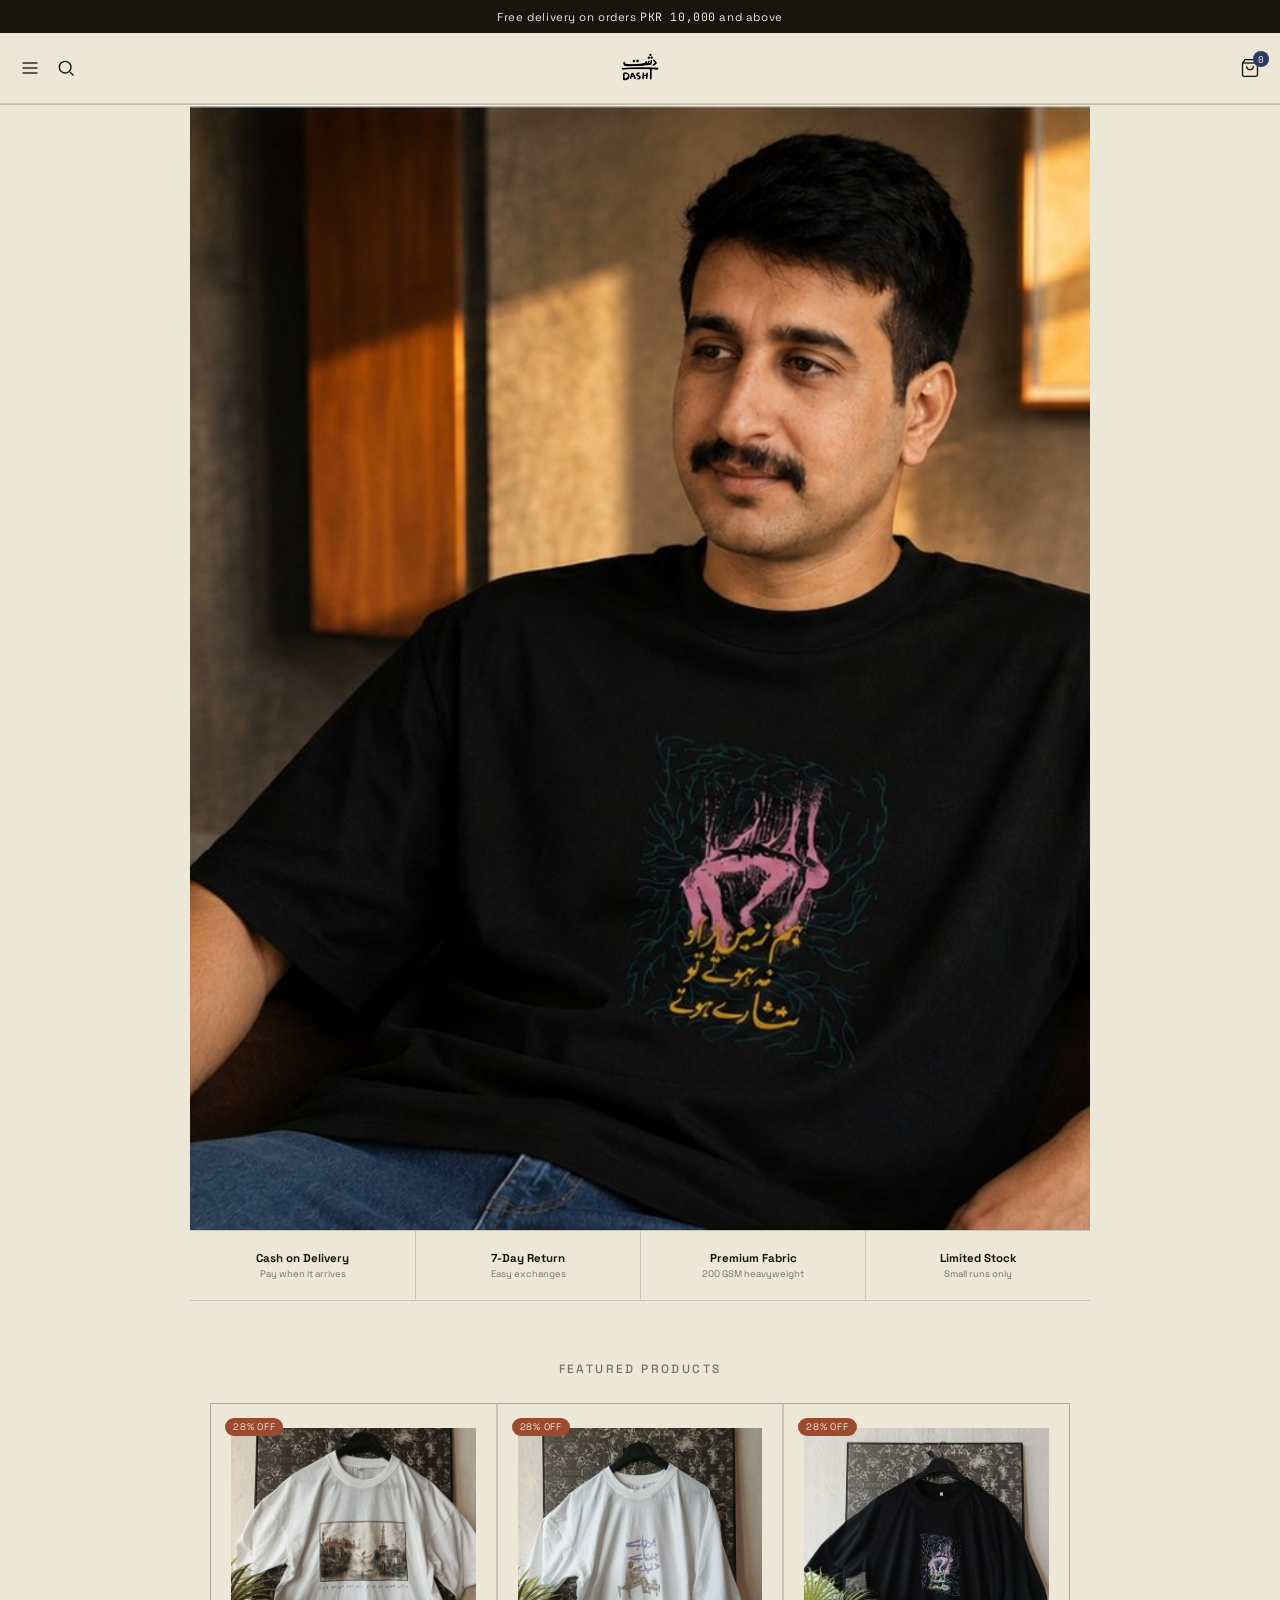
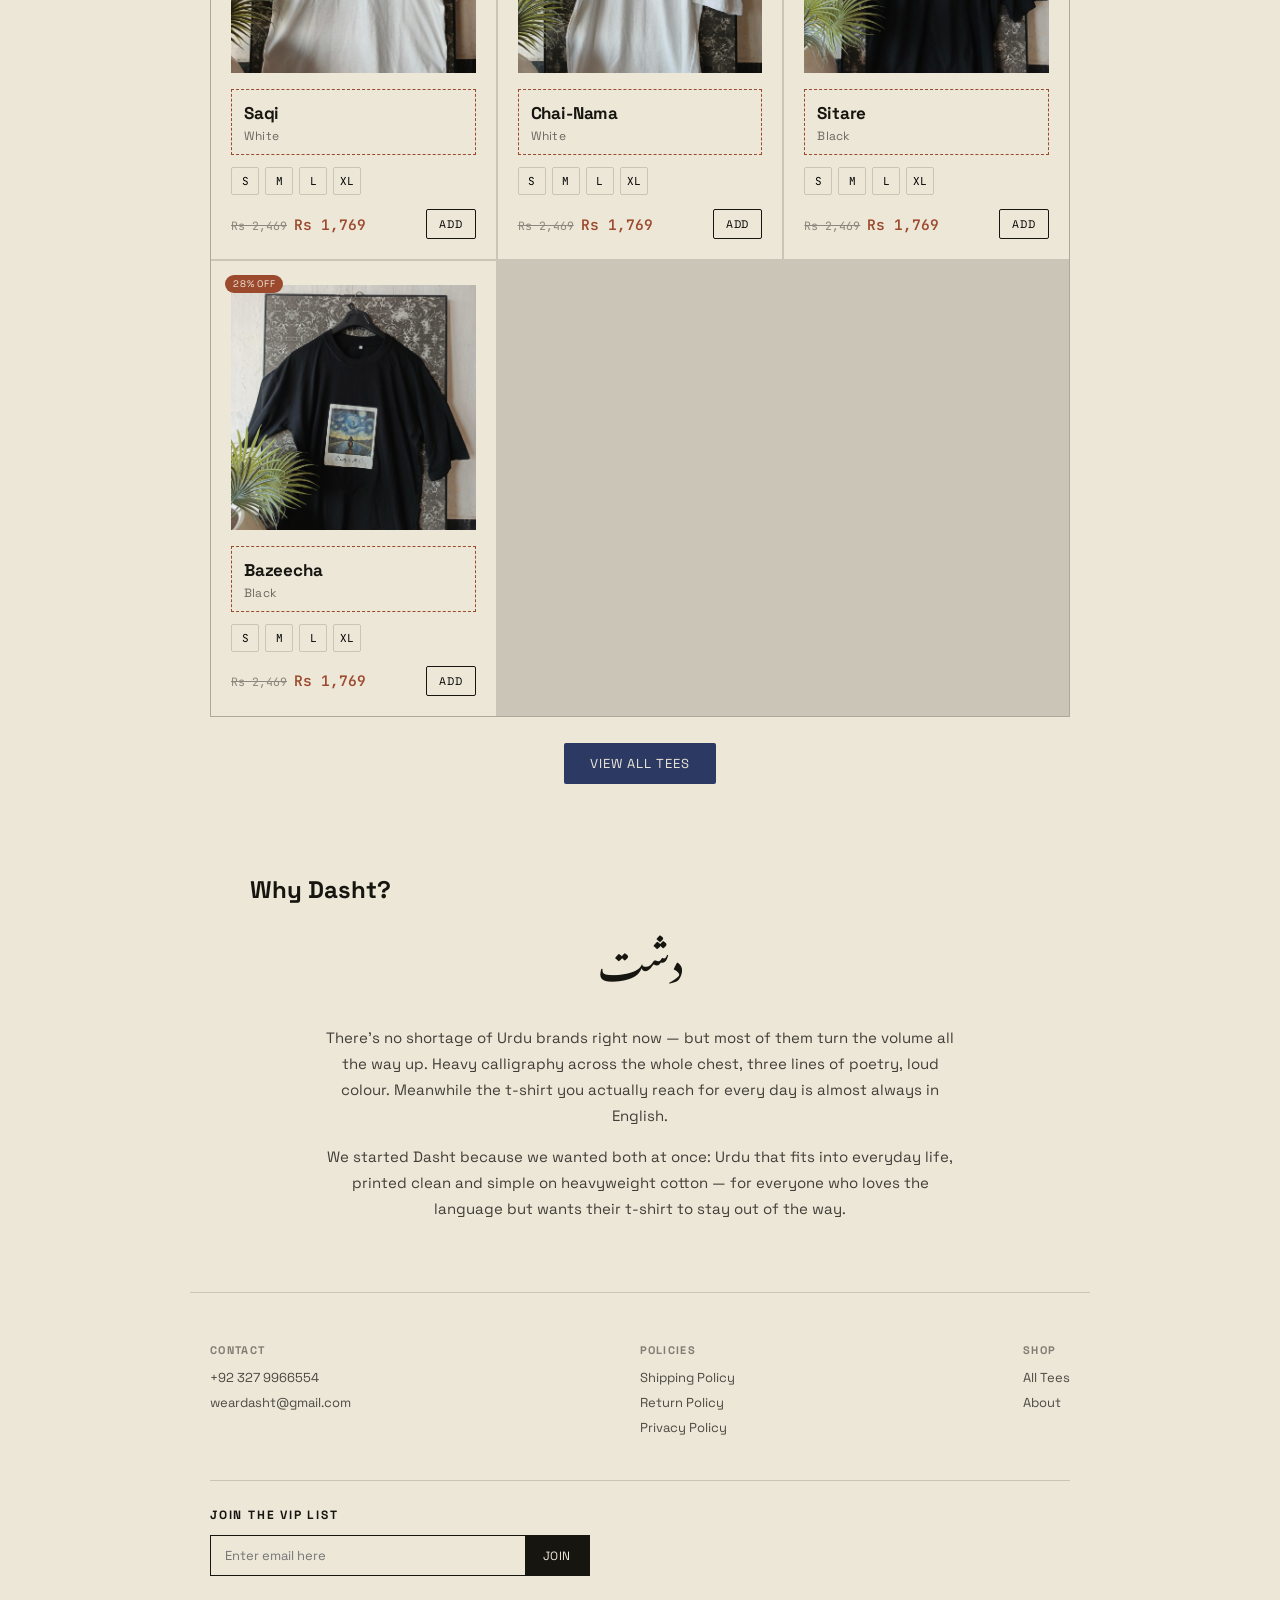
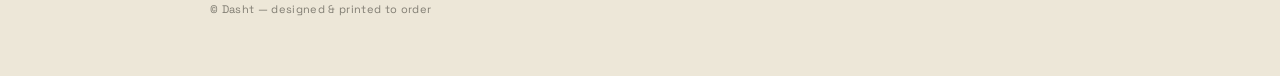
<file: index.html>
<!DOCTYPE html>
<html lang="en">
<head>
<meta charset="UTF-8">
<meta name="viewport" content="width=device-width, initial-scale=1.0">
<title>دشت — Dasht | Minimal Urdu Tees</title>
<link rel="preconnect" href="https://fonts.googleapis.com">
<link href="https://fonts.googleapis.com/css2?family=Noto+Nastaliq+Urdu:wght@400;700&family=Space+Grotesk:wght@400;500;700&family=JetBrains+Mono:wght@400;500&display=swap" rel="stylesheet">
<link rel="stylesheet" href="style.css">
</head>
<body id="top">

<div class="announce">Free delivery on orders <span class="mono">PKR 10,000</span> and above</div>

<header>
  <div class="head-left">
    <button class="icon-btn" onclick="toggleNav(true)" aria-label="Menu">
      <svg class="icon" viewBox="0 0 24 24"><line x1="3" y1="6" x2="21" y2="6"/><line x1="3" y1="12" x2="21" y2="12"/><line x1="3" y1="18" x2="21" y2="18"/></svg>
    </button>
    <button class="icon-btn" onclick="toggleSearch()" aria-label="Search">
      <svg class="icon" viewBox="0 0 24 24"><circle cx="11" cy="11" r="7"/><line x1="21" y1="21" x2="16.65" y2="16.65"/></svg>
    </button>
  </div>
  <div class="brand">
    <img src="assets/logo.png" alt="Dasht" onerror="this.style.display='none'; document.getElementById('brandFallback').style.display='flex';">
    <div class="brand-fallback" id="brandFallback" style="display:none;">
      <span class="urdu">دشت</span><span class="latin">Dasht</span>
    </div>
  </div>
  <div class="head-right">
    <button class="icon-btn" onclick="openCart()" aria-label="Cart">
      <svg class="icon" viewBox="0 0 24 24"><path d="M6 2 3 6v14a2 2 0 0 0 2 2h14a2 2 0 0 0 2-2V6l-3-4Z"/><line x1="3" y1="6" x2="21" y2="6"/><path d="M16 10a4 4 0 0 1-8 0"/></svg>
      <span class="cart-count" id="cartCount">0</span>
    </button>
  </div>
</header>

<div class="search-bar" id="searchBar">
  <input type="text" id="searchInput" placeholder="Search words, meanings..." oninput="applySearch()">
</div>

<div class="nav-overlay" id="navOverlay" onclick="toggleNav(false)"></div>
<nav class="nav-drawer" id="navDrawer">
  <div class="nav-drawer-head">
    <span class="urdu" style="font-size:22px;">دشت</span>
    <button class="close-btn" onclick="toggleNav(false)">&times;</button>
  </div>
  <a href="#top" onclick="toggleNav(false)">Home</a>
  <a href="tees.html" onclick="toggleNav(false)">Tees</a>
  <a href="#why" onclick="toggleNav(false)">About</a>
  <a href="#footer-contact" onclick="toggleNav(false)">Contact</a>
  <a href="#footer-policies" onclick="toggleNav(false)">Policies</a>
</nav>

<section class="hero">
  <div class="hero-slider" id="heroSlider">
    <div class="hero-slide active" data-slide="0">
      <img src="assets/hero.jpg" alt="Dasht" onerror="this.style.display='none'; this.nextElementSibling.style.display='flex';">
      <div class="placeholder-text" style="display:none;">Hero image — save as <span class="mono">assets/hero.jpg</span></div>
    </div>
  </div>
</section>

<div class="trust-strip reveal">
  <div class="trust-item"><div class="t-title">Cash on Delivery</div><div class="t-sub">Pay when it arrives</div></div>
  <div class="trust-item"><div class="t-title">7-Day Return</div><div class="t-sub">Easy exchanges</div></div>
  <div class="trust-item"><div class="t-title">Premium Fabric</div><div class="t-sub">200 GSM heavyweight</div></div>
  <div class="trust-item"><div class="t-title">Limited Stock</div><div class="t-sub">Small runs only</div></div>
</div>

<section class="shop reveal" id="shop">
  <h2>Featured Products</h2>
  <div class="grid" id="grid"></div>
  <div style="text-align:center; margin-top:26px;">
    <a href="tees.html" class="hero-cta" style="display:inline-block;">View All Tees</a>
  </div>
</section>

<section class="why reveal" id="why">
  <h2>Why Dasht?</h2>
  <div class="urdu" style="text-align:center; font-size:40px; margin-bottom:20px;">دشت</div>
  <p style="font-size:15px; line-height:1.75; opacity:.8; text-align:center; max-width:640px; margin:0 auto;">There's no shortage of Urdu brands right now — but most of them turn the volume all the way up. Heavy calligraphy across the whole chest, three lines of poetry, loud colour. Meanwhile the t-shirt you actually reach for every day is almost always in English.</p>
  <p style="font-size:15px; line-height:1.75; opacity:.8; text-align:center; max-width:640px; margin:14px auto 0;">We started Dasht because we wanted both at once: Urdu that fits into everyday life, printed clean and simple on heavyweight cotton — for everyone who loves the language but wants their t-shirt to stay out of the way.</p>
</section>

<footer class="reveal">
  <div class="footer-top">
    <div class="footer-col" id="footer-contact">
      <h4>Contact</h4>
      <span>+92 327 9966554</span>
      <span>weardasht@gmail.com</span>
    </div>
    <div class="footer-col" id="footer-policies">
      <h4>Policies</h4>
      <a onclick="openPolicy('shipping')">Shipping Policy</a>
      <a onclick="openPolicy('returns')">Return Policy</a>
      <a onclick="openPolicy('privacy')">Privacy Policy</a>
    </div>
    <div class="footer-col">
      <h4>Shop</h4>
      <a href="tees.html">All Tees</a>
      <a href="#why">About</a>
    </div>
  </div>
  <div class="vip">
    <h4>Join the VIP List</h4>
    <form class="vip-form" onsubmit="return joinVIP(event)">
      <input type="email" id="vipEmail" placeholder="Enter email here" required>
      <button type="submit">Join</button>
    </form>
    <div class="vip-msg" id="vipMsg"></div>
  </div>
  <div class="footer-bottom">© Dasht — designed &amp; printed to order</div>
</footer>

<!-- CART / CHECKOUT DRAWER -->
<div class="overlay" id="overlay" onclick="closeCart()"></div>
<div class="drawer" id="drawer">
  <div id="cartView" class="drawer-view active">
    <div class="drawer-head"><h3>Your Cart</h3><button class="close-btn" onclick="closeCart()">&times;</button></div>
    <div class="drawer-body" id="drawerItems"></div>
    <div class="drawer-foot">
      <div class="sum-row total-row"><span>Total</span><span class="mono" id="cartTotal">Rs 0</span></div>
      <button class="primary-btn" id="toCheckoutBtn" onclick="goToCheckout()">Checkout — Cash on Delivery</button>
      <p class="foot-note">Shipping is calculated at checkout.</p>
    </div>
  </div>

  <div id="checkoutView" class="drawer-view">
    <div class="drawer-head"><h3>Delivery Details</h3><button class="close-btn" onclick="closeCart()">&times;</button></div>
    <div class="drawer-body">
      <a class="back-link" onclick="backToCart()">&larr; Back to cart</a>
      <div class="order-summary-mini" id="orderSummaryMini"></div>
      <form id="checkoutForm">
        <div class="field"><label for="fName">Full name</label><input type="text" id="fName" required></div>
        <div class="field"><label for="fPhone">Phone number</label><input type="tel" id="fPhone" required placeholder="03XX-XXXXXXX"></div>
        <div class="field"><label for="fAddress">Delivery address</label><textarea id="fAddress" required></textarea></div>
        <div class="field"><label for="fCity">City</label><input type="text" id="fCity" required></div>
        <div class="field"><label for="fNotes">Notes (optional)</label><textarea id="fNotes" placeholder="Landmark, delivery time preference, etc."></textarea></div>
      </form>
    </div>
    <div class="drawer-foot">
      <div class="sum-row"><span>Subtotal</span><span class="mono" id="checkoutSubtotal">Rs 0</span></div>
      <div class="sum-row"><span>Shipping</span><span class="mono" id="checkoutShipping">Rs 0</span></div>
      <div class="free-ship-note" id="freeShipNote" style="display:none;">You've unlocked free delivery 🎉</div>
      <div class="sum-row total-row"><span>Total (Cash on Delivery)</span><span class="mono" id="checkoutTotal">Rs 0</span></div>
      <button class="primary-btn" id="placeOrderBtn" onclick="placeOrder()">Place Order</button>
      <p class="foot-note">By placing this order you agree to pay cash on delivery. We'll call to confirm before dispatch.</p>
    </div>
  </div>

  <div id="successView" class="drawer-view">
    <div class="drawer-head"><h3>Order Placed</h3><button class="close-btn" onclick="closeCart()">&times;</button></div>
    <div class="drawer-body">
      <div class="success-state">
        <div class="urdu">شکریہ</div>
        <h4>Thank you — your order is in.</h4>
        <p>We've received your details and will call to confirm before we dispatch. Pay in cash when it arrives.</p>
        <button class="primary-btn" style="display:inline-block; width:auto; padding:12px 24px;" onclick="closeCart()">Continue shopping</button>
      </div>
    </div>
  </div>
</div>

<!-- POLICY MODALS -->
<div class="policy-modal" id="shippingModal">
  <div class="policy-box">
    <button class="policy-close" onclick="closePolicy('shipping')">&times;</button>
    <h3>Shipping Policy</h3>
    <p>All orders are processed within 1–2 business days. Standard delivery across Pakistan takes 3–5 business days depending on your city.</p>
    <p>A flat shipping charge of Rs. 250 applies to orders under Rs. 10,000. Orders of Rs. 10,000 or more ship free.</p>
    <p>Cash on delivery is available nationwide — pay in cash when your order arrives. Once your order ships, we'll call to confirm delivery details.</p>
  </div>
</div>
<div class="policy-modal" id="returnsModal">
  <div class="policy-box">
    <button class="policy-close" onclick="closePolicy('returns')">&times;</button>
    <h3>Return &amp; Exchange Policy</h3>
    <p>We want you to love your Dasht tee. If something's wrong — wrong size, damaged in transit, or not what you expected — let us know within 7 days of delivery and we'll arrange an exchange or refund.</p>
    <p>Items must be unworn, unwashed, and in original condition with tags attached.</p>
    <p>To start a return, contact us with your order number and reason for return.</p>
  </div>
</div>
<div class="policy-modal" id="privacyModal">
  <div class="policy-box">
    <button class="policy-close" onclick="closePolicy('privacy')">&times;</button>
    <h3>Privacy Policy</h3>
    <p>We collect only what's needed to process your order: your name, phone number, delivery address, and city. This information is used solely to fulfil and confirm your order.</p>
    <p>If you join our VIP list, we'll store your email to send occasional updates about new drops. You can ask us to remove it at any time.</p>
    <p>We do not sell or share your information with third parties beyond what's needed to deliver your order.</p>
  </div>
</div>

<script src="site.js"></script>
</body>
</html>
</file>
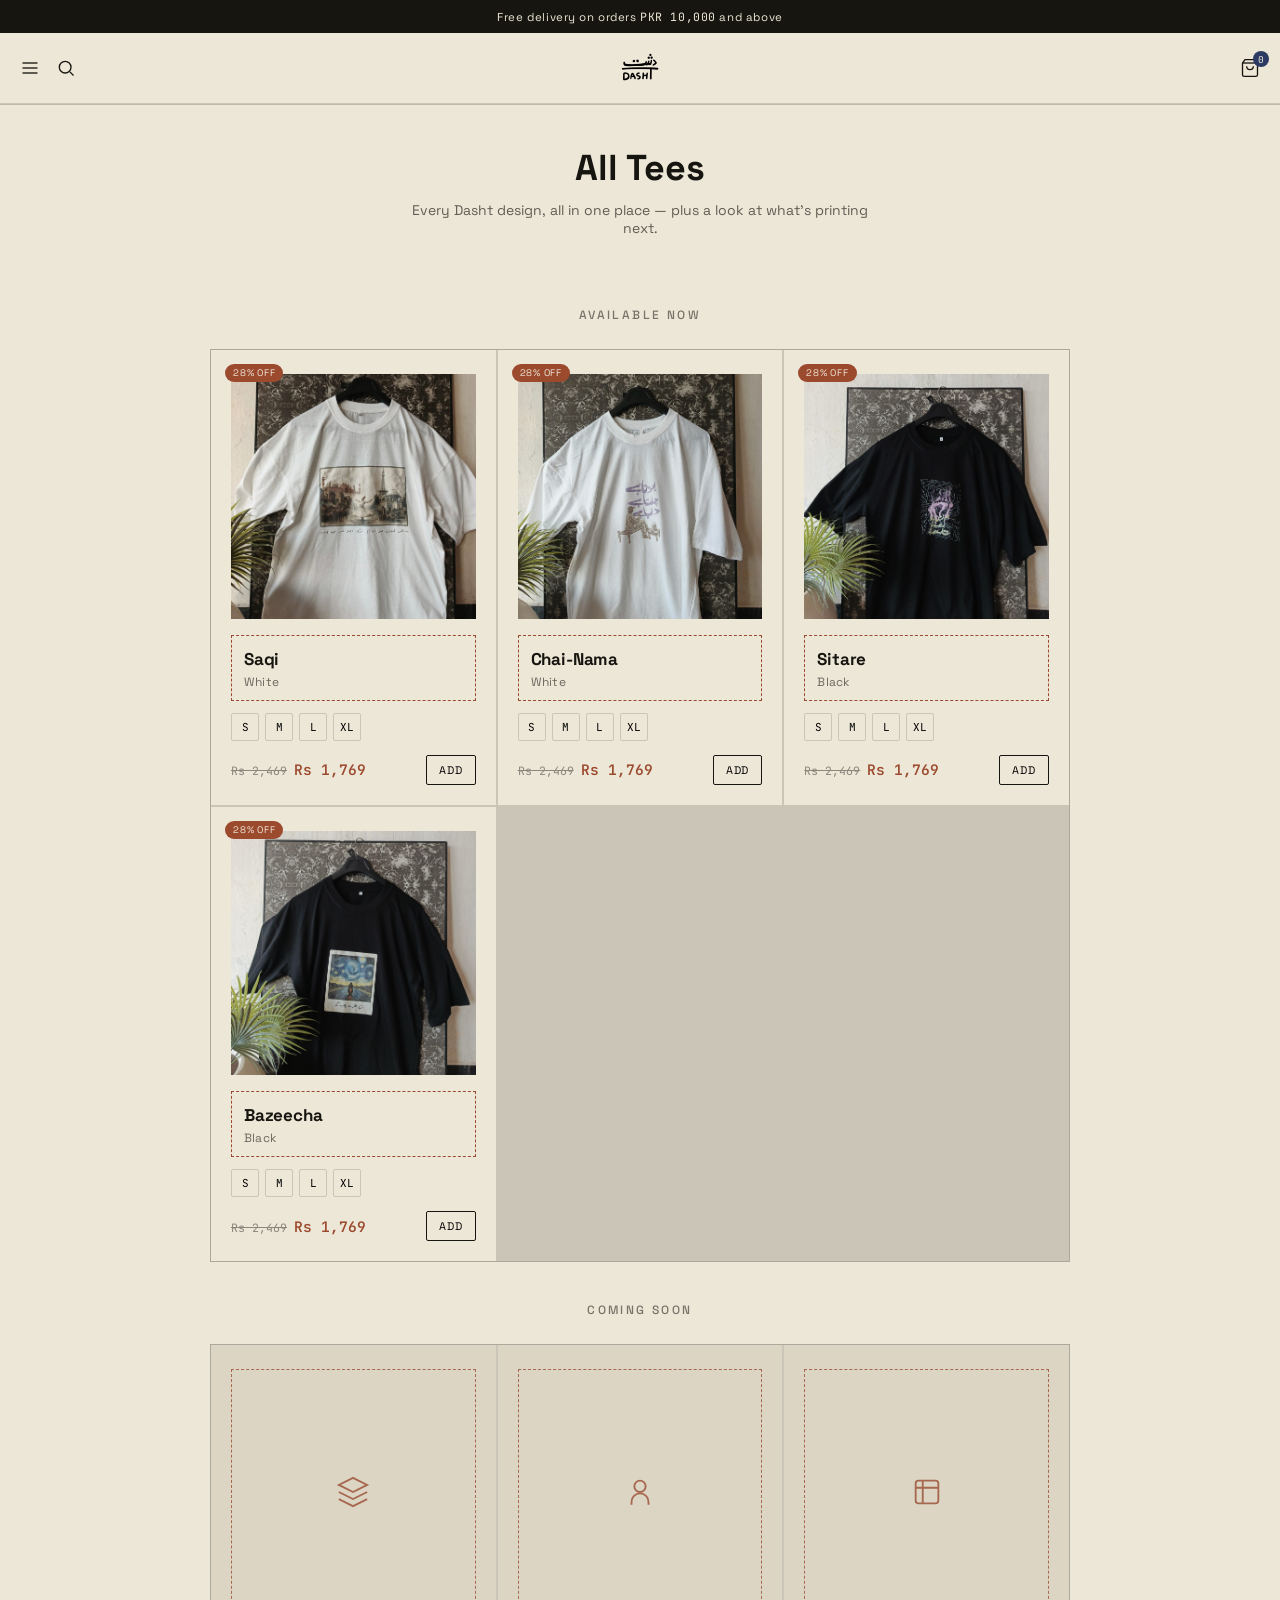
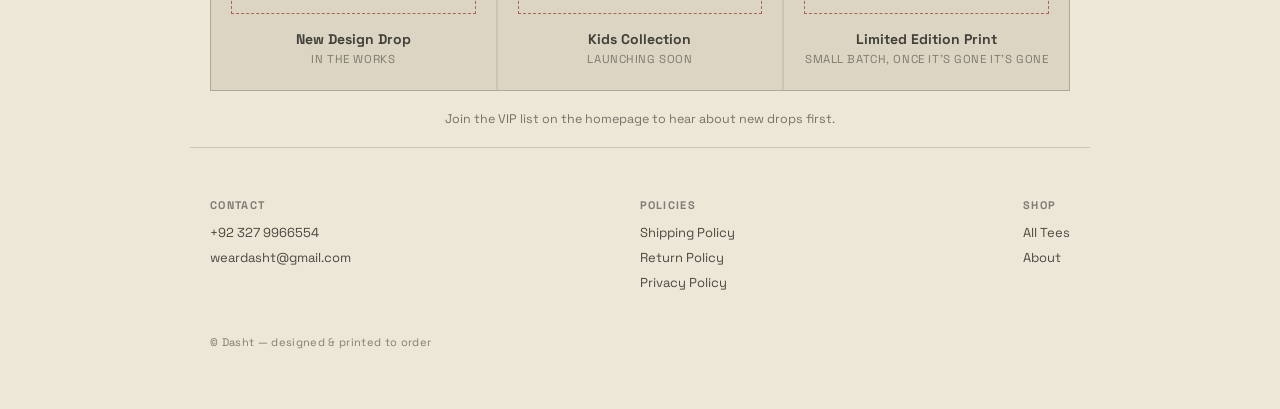
<file: tees.html>
<!DOCTYPE html>
<html lang="en">
<head>
<meta charset="UTF-8">
<meta name="viewport" content="width=device-width, initial-scale=1.0">
<title>All Tees — Dasht</title>
<meta name="description" content="Browse the full Dasht collection — drop shoulder oversized Urdu-illustrated tees, plus a look at what's coming next.">
<link rel="preconnect" href="https://fonts.googleapis.com">
<link href="https://fonts.googleapis.com/css2?family=Noto+Nastaliq+Urdu:wght@400;700&family=Space+Grotesk:wght@400;500;700&family=JetBrains+Mono:wght@400;500&display=swap" rel="stylesheet">
<link rel="stylesheet" href="style.css">
<style>
  .page-header{ max-width:900px; margin:0 auto; padding:40px 20px 10px; text-align:center; }
  .page-header h1{ font-size:clamp(26px,5vw,36px); font-weight:700; margin-bottom:10px; }
  .page-header p{ font-size:14px; opacity:.65; max-width:480px; margin:0 auto; }
  .soon-grid{ display:grid; grid-template-columns:repeat(auto-fill, minmax(220px, 1fr)); gap:2px; background:var(--line); border:1px solid var(--line); }
  .soon-card{ background:var(--paper-dim); padding:24px 20px; display:flex; flex-direction:column; align-items:center; text-align:center; opacity:.75; }
  .soon-card .soon-icon{ width:100%; aspect-ratio:1/1; display:flex; align-items:center; justify-content:center; margin-bottom:16px; border:1px dashed var(--rust); }
  .soon-card .soon-icon svg{ width:34px; height:34px; stroke:var(--rust); fill:none; stroke-width:1.3; }
  .soon-card .soon-title{ font-size:14px; font-weight:700; margin-bottom:4px; }
  .soon-card .soon-sub{ font-size:11.5px; opacity:.6; letter-spacing:.05em; text-transform:uppercase; }
</style>
</head>
<body id="top">

<div class="announce">Free delivery on orders <span class="mono">PKR 10,000</span> and above</div>

<header>
  <div class="head-left">
    <button class="icon-btn" onclick="toggleNav(true)" aria-label="Menu">
      <svg class="icon" viewBox="0 0 24 24"><line x1="3" y1="6" x2="21" y2="6"/><line x1="3" y1="12" x2="21" y2="12"/><line x1="3" y1="18" x2="21" y2="18"/></svg>
    </button>
    <button class="icon-btn" onclick="toggleSearch()" aria-label="Search">
      <svg class="icon" viewBox="0 0 24 24"><circle cx="11" cy="11" r="7"/><line x1="21" y1="21" x2="16.65" y2="16.65"/></svg>
    </button>
  </div>
  <div class="brand">
    <a href="index.html">
      <img src="assets/logo.png" alt="Dasht" onerror="this.style.display='none'; document.getElementById('brandFallback').style.display='flex';">
    </a>
    <div class="brand-fallback" id="brandFallback" style="display:none;">
      <span class="urdu">دشت</span><span class="latin">Dasht</span>
    </div>
  </div>
  <div class="head-right">
    <button class="icon-btn" onclick="openCart()" aria-label="Cart">
      <svg class="icon" viewBox="0 0 24 24"><path d="M6 2 3 6v14a2 2 0 0 0 2 2h14a2 2 0 0 0 2-2V6l-3-4Z"/><line x1="3" y1="6" x2="21" y2="6"/><path d="M16 10a4 4 0 0 1-8 0"/></svg>
      <span class="cart-count" id="cartCount">0</span>
    </button>
  </div>
</header>

<div class="search-bar" id="searchBar">
  <input type="text" id="searchInput" placeholder="Search words, meanings..." oninput="applySearch()">
</div>

<div class="nav-overlay" id="navOverlay" onclick="toggleNav(false)"></div>
<nav class="nav-drawer" id="navDrawer">
  <div class="nav-drawer-head">
    <span class="urdu" style="font-size:22px;">دشت</span>
    <button class="close-btn" onclick="toggleNav(false)">&times;</button>
  </div>
  <a href="index.html">Home</a>
  <a href="tees.html">Tees</a>
  <a href="index.html#why">About</a>
  <a href="index.html#footer-contact">Contact</a>
  <a href="index.html#footer-policies">Policies</a>
</nav>

<div class="page-header reveal">
  <h1>All Tees</h1>
  <p>Every Dasht design, all in one place — plus a look at what's printing next.</p>
</div>

<section class="shop reveal" id="shop">
  <h2>Available Now</h2>
  <div class="grid" id="grid"></div>
</section>

<section class="shop reveal" style="padding-top:20px;">
  <h2>Coming Soon</h2>
  <div class="soon-grid">
    <div class="soon-card">
      <div class="soon-icon"><svg viewBox="0 0 24 24"><path d="M12 2 2 7l10 5 10-5-10-5Z"/><path d="M2 17l10 5 10-5"/><path d="M2 12l10 5 10-5"/></svg></div>
      <div class="soon-title">New Design Drop</div>
      <div class="soon-sub">In the works</div>
    </div>
    <div class="soon-card">
      <div class="soon-icon"><svg viewBox="0 0 24 24"><circle cx="12" cy="8" r="4"/><path d="M6 21v-2a6 6 0 0 1 12 0v2"/></svg></div>
      <div class="soon-title">Kids Collection</div>
      <div class="soon-sub">Launching soon</div>
    </div>
    <div class="soon-card">
      <div class="soon-icon"><svg viewBox="0 0 24 24"><rect x="4" y="4" width="16" height="16" rx="2"/><path d="M4 9h16M9 4v16"/></svg></div>
      <div class="soon-title">Limited Edition Print</div>
      <div class="soon-sub">Small batch, once it's gone it's gone</div>
    </div>
  </div>
  <p style="text-align:center; font-size:12.5px; opacity:.55; margin-top:20px;">Join the VIP list on the homepage to hear about new drops first.</p>
</section>

<footer class="reveal">
  <div class="footer-top">
    <div class="footer-col">
      <h4>Contact</h4>
      <span>+92 327 9966554</span>
      <span>weardasht@gmail.com</span>
    </div>
    <div class="footer-col">
      <h4>Policies</h4>
      <a onclick="openPolicy('shipping')">Shipping Policy</a>
      <a onclick="openPolicy('returns')">Return Policy</a>
      <a onclick="openPolicy('privacy')">Privacy Policy</a>
    </div>
    <div class="footer-col">
      <h4>Shop</h4>
      <a href="tees.html">All Tees</a>
      <a href="index.html#why">About</a>
    </div>
  </div>
  <div class="footer-bottom">&copy; Dasht &mdash; designed &amp; printed to order</div>
</footer>

<div class="overlay" id="overlay" onclick="closeCart()"></div>
<div class="drawer" id="drawer">
  <div id="cartView" class="drawer-view active">
    <div class="drawer-head"><h3>Your Cart</h3><button class="close-btn" onclick="closeCart()">&times;</button></div>
    <div class="drawer-body" id="drawerItems"></div>
    <div class="drawer-foot">
      <div class="sum-row total-row"><span>Total</span><span class="mono" id="cartTotal">Rs 0</span></div>
      <button class="primary-btn" id="toCheckoutBtn" onclick="goToCheckout()">Checkout &mdash; Cash on Delivery</button>
      <p class="foot-note">Shipping is calculated at checkout.</p>
    </div>
  </div>

  <div id="checkoutView" class="drawer-view">
    <div class="drawer-head"><h3>Delivery Details</h3><button class="close-btn" onclick="closeCart()">&times;</button></div>
    <div class="drawer-body">
      <a class="back-link" onclick="backToCart()">&larr; Back to cart</a>
      <div class="order-summary-mini" id="orderSummaryMini"></div>
      <form id="checkoutForm">
        <div class="field"><label for="fName">Full name</label><input type="text" id="fName" required></div>
        <div class="field"><label for="fPhone">Phone number</label><input type="tel" id="fPhone" required placeholder="03XX-XXXXXXX"></div>
        <div class="field"><label for="fAddress">Delivery address</label><textarea id="fAddress" required></textarea></div>
        <div class="field"><label for="fCity">City</label><input type="text" id="fCity" required></div>
        <div class="field"><label for="fNotes">Notes (optional)</label><textarea id="fNotes" placeholder="Landmark, delivery time preference, etc."></textarea></div>
      </form>
    </div>
    <div class="drawer-foot">
      <div class="sum-row"><span>Subtotal</span><span class="mono" id="checkoutSubtotal">Rs 0</span></div>
      <div class="sum-row"><span>Shipping</span><span class="mono" id="checkoutShipping">Rs 0</span></div>
      <div class="free-ship-note" id="freeShipNote" style="display:none;">You've unlocked free delivery 🎉</div>
      <div class="sum-row total-row"><span>Total (Cash on Delivery)</span><span class="mono" id="checkoutTotal">Rs 0</span></div>
      <button class="primary-btn" id="placeOrderBtn" onclick="placeOrder()">Place Order</button>
      <p class="foot-note">By placing this order you agree to pay cash on delivery. We'll call to confirm before dispatch.</p>
    </div>
  </div>

  <div id="successView" class="drawer-view">
    <div class="drawer-head"><h3>Order Placed</h3><button class="close-btn" onclick="closeCart()">&times;</button></div>
    <div class="drawer-body">
      <div class="success-state">
        <div class="urdu">شکریہ</div>
        <h4>Thank you &mdash; your order is in.</h4>
        <p>We've received your details and will call to confirm before we dispatch. Pay in cash when it arrives.</p>
        <button class="primary-btn" style="display:inline-block; width:auto; padding:12px 24px;" onclick="closeCart()">Continue shopping</button>
      </div>
    </div>
  </div>
</div>

<div class="policy-modal" id="shippingModal">
  <div class="policy-box">
    <button class="policy-close" onclick="closePolicy('shipping')">&times;</button>
    <h3>Shipping Policy</h3>
    <p>All orders are processed within 1&ndash;2 business days. Standard delivery across Pakistan takes 3&ndash;5 business days depending on your city.</p>
    <p>A flat shipping charge of Rs. 250 applies to orders under Rs. 10,000. Orders of Rs. 10,000 or more ship free.</p>
    <p>Cash on delivery is available nationwide &mdash; pay in cash when your order arrives. Once your order ships, we'll call to confirm delivery details.</p>
  </div>
</div>
<div class="policy-modal" id="returnsModal">
  <div class="policy-box">
    <button class="policy-close" onclick="closePolicy('returns')">&times;</button>
    <h3>Return &amp; Exchange Policy</h3>
    <p>We want you to love your Dasht tee. If something's wrong &mdash; wrong size, damaged in transit, or not what you expected &mdash; let us know within 7 days of delivery and we'll arrange an exchange or refund.</p>
    <p>Items must be unworn, unwashed, and in original condition with tags attached.</p>
    <p>To start a return, contact us with your order number and reason for return.</p>
  </div>
</div>
<div class="policy-modal" id="privacyModal">
  <div class="policy-box">
    <button class="policy-close" onclick="closePolicy('privacy')">&times;</button>
    <h3>Privacy Policy</h3>
    <p>We collect only what's needed to process your order: your name, phone number, delivery address, and city. This information is used solely to fulfil and confirm your order.</p>
    <p>If you join our VIP list, we'll store your email to send occasional updates about new drops. You can ask us to remove it at any time.</p>
    <p>We do not sell or share your information with third parties beyond what's needed to deliver your order.</p>
  </div>
</div>

<script src="site.js"></script>
</body>
</html>
</file>
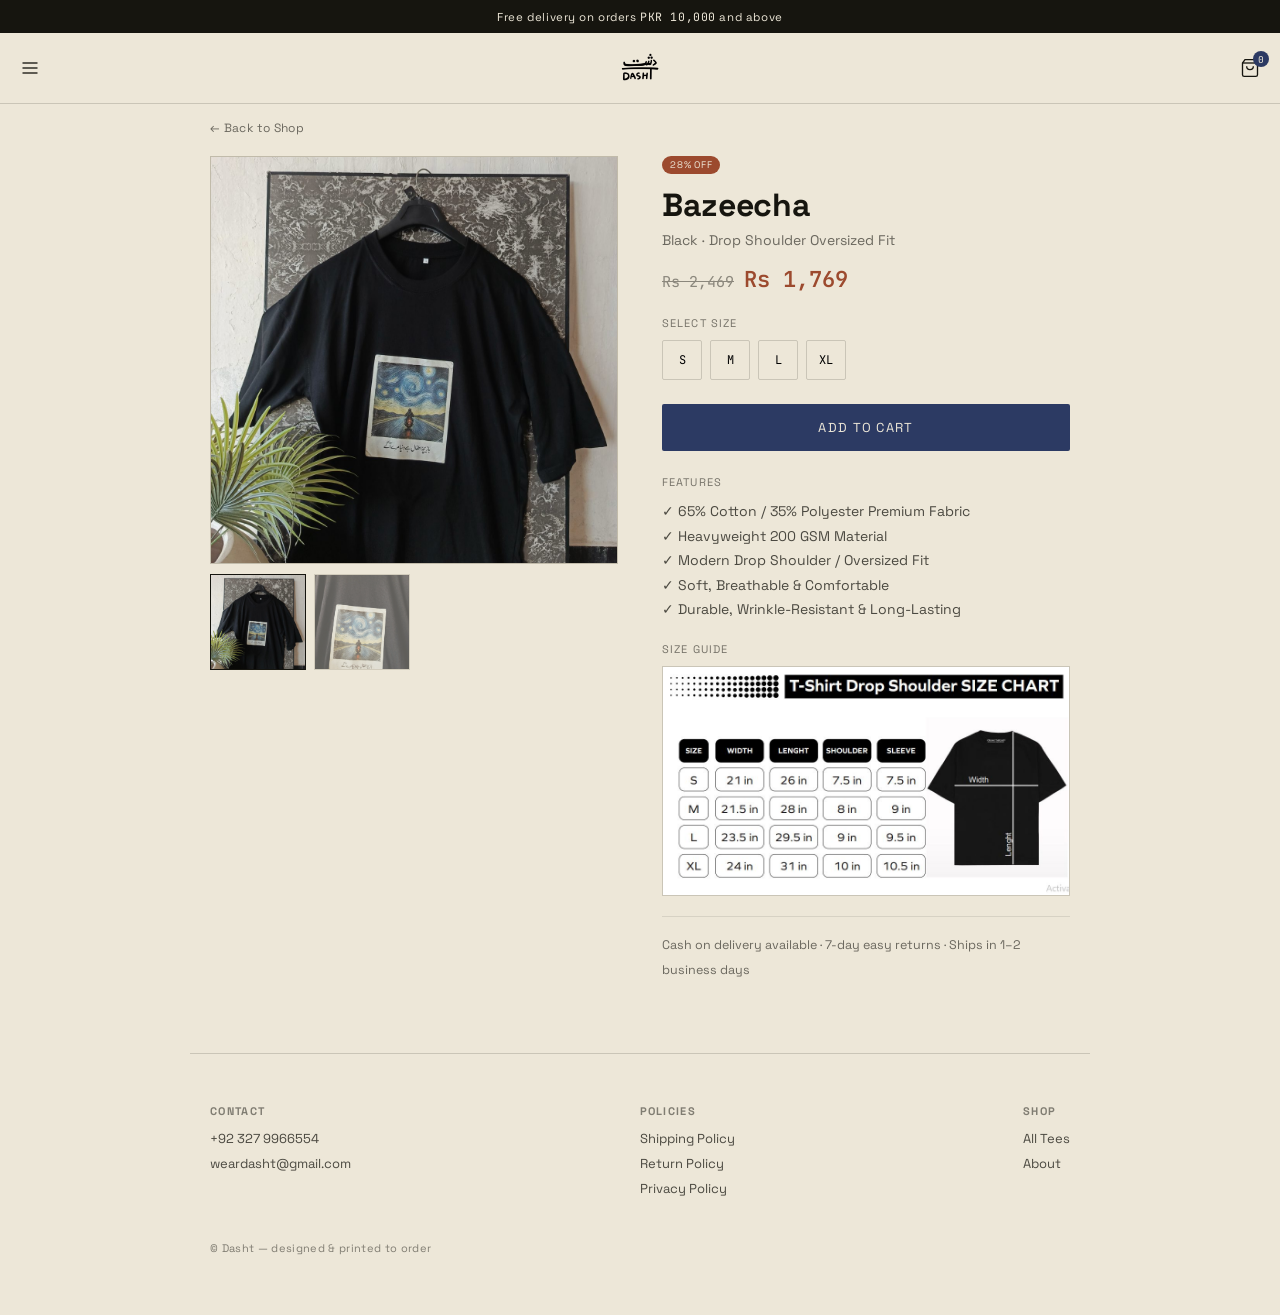
<file: products/bazeecha.html>
<!DOCTYPE html>
<html lang="en">
<head>
<meta charset="UTF-8">
<meta name="viewport" content="width=device-width, initial-scale=1.0">
<title>Bazeecha — Drop Shoulder Tee | Dasht</title>
<meta name="description" content="Bazeecha (بازیچہ) — a drop shoulder oversized tee in Black, 65% cotton / 35% polyester, 200 GSM heavyweight fabric. Rs 1,769, cash on delivery across Pakistan.">
<meta property="og:title" content="Bazeecha — Drop Shoulder Tee | Dasht">
<meta property="og:image" content="../assets/products/bazeecha/1.jpg">
<link rel="preconnect" href="https://fonts.googleapis.com">
<link href="https://fonts.googleapis.com/css2?family=Noto+Nastaliq+Urdu:wght@400;700&family=Space+Grotesk:wght@400;500;700&family=JetBrains+Mono:wght@400;500&display=swap" rel="stylesheet">
<link rel="stylesheet" href="../style.css">
</head>
<body id="top">

<div class="announce">Free delivery on orders <span class="mono">PKR 10,000</span> and above</div>

<header>
  <div class="head-left">
    <button class="icon-btn" onclick="toggleNav(true)" aria-label="Menu">
      <svg class="icon" viewBox="0 0 24 24"><line x1="3" y1="6" x2="21" y2="6"/><line x1="3" y1="12" x2="21" y2="12"/><line x1="3" y1="18" x2="21" y2="18"/></svg>
    </button>
  </div>
  <div class="brand">
    <a href="../index.html">
      <img src="../assets/logo.png" alt="Dasht" onerror="this.style.display='none'; document.getElementById('brandFallback').style.display='flex';">
    </a>
    <div class="brand-fallback" id="brandFallback" style="display:none;">
      <span class="urdu">دشت</span><span class="latin">Dasht</span>
    </div>
  </div>
  <div class="head-right">
    <button class="icon-btn" onclick="openCart()" aria-label="Cart">
      <svg class="icon" viewBox="0 0 24 24"><path d="M6 2 3 6v14a2 2 0 0 0 2 2h14a2 2 0 0 0 2-2V6l-3-4Z"/><line x1="3" y1="6" x2="21" y2="6"/><path d="M16 10a4 4 0 0 1-8 0"/></svg>
      <span class="cart-count" id="cartCount">0</span>
    </button>
  </div>
</header>

<div class="nav-overlay" id="navOverlay" onclick="toggleNav(false)"></div>
<nav class="nav-drawer" id="navDrawer">
  <div class="nav-drawer-head">
    <span class="urdu" style="font-size:22px;">دشت</span>
    <button class="close-btn" onclick="toggleNav(false)">&times;</button>
  </div>
  <a href="../index.html">Home</a>
  <a href="../tees.html">Tees</a>
  <a href="../index.html#why">About</a>
  <a href="../index.html#footer-contact">Contact</a>
  <a href="../index.html#footer-policies">Policies</a>
</nav>

<div class="pdp-crumb"><a href="../index.html#shop">&larr; Back to Shop</a></div>

<div class="pdp-wrap reveal">
  <div class="pdp-gallery">
    <div class="gallery-main-frame">
      <img id="galleryMain" src="../assets/products/bazeecha/1.jpg" alt="Bazeecha tee">
    </div>
    <div class="gallery-thumbs">
      <div class="gallery-thumb active" data-full="../assets/products/bazeecha/1.jpg"><img src="../assets/products/bazeecha/1.jpg" alt="" onerror="this.parentElement.style.display='none';"></div>
      <div class="gallery-thumb" data-full="../assets/products/bazeecha/2.jpg"><img src="../assets/products/bazeecha/2.jpg" alt="" onerror="this.parentElement.style.display='none';"></div>
    </div>
  </div>

  <div class="pdp-info">
    <span class="pdp-badge">28% OFF</span>
    <div class="pdp-word">Bazeecha</div>
    <div class="pdp-meaning">Black &middot; Drop Shoulder Oversized Fit</div>
    <div class="pdp-price">
      <span class="price-original mono">Rs 2,469</span>
      <span class="price-sale mono">Rs 1,769</span>
    </div>

    <div class="pdp-section-label">Select Size</div>
    <div class="pdp-sizes" id="sizes-bazeecha">
      <button class="size-btn" onclick="pickSize('bazeecha','S')" id="size-bazeecha-S">S</button>
      <button class="size-btn" onclick="pickSize('bazeecha','M')" id="size-bazeecha-M">M</button>
      <button class="size-btn" onclick="pickSize('bazeecha','L')" id="size-bazeecha-L">L</button>
      <button class="size-btn" onclick="pickSize('bazeecha','XL')" id="size-bazeecha-XL">XL</button>
    </div>

    <button class="pdp-add-btn" id="add-bazeecha" onclick="addToCart('bazeecha')">Add to Cart</button>

    <div class="pdp-section-label">Features</div>
    <div class="pdp-desc">
      &#10003; 65% Cotton / 35% Polyester Premium Fabric<br>
      &#10003; Heavyweight 200 GSM Material<br>
      &#10003; Modern Drop Shoulder / Oversized Fit<br>
      &#10003; Soft, Breathable &amp; Comfortable<br>
      &#10003; Durable, Wrinkle-Resistant &amp; Long-Lasting
    </div>

    <div class="pdp-section-label">Size Guide</div>
    <img src="../assets/size-chart.jpg" alt="Dasht drop shoulder size chart" style="width:100%; border:1px solid var(--line); margin-bottom:20px;">

    <div class="pdp-meta-list">
      Cash on delivery available &middot; 7-day easy returns &middot; Ships in 1&ndash;2 business days
    </div>
  </div>
</div>

<footer class="reveal">
  <div class="footer-top">
    <div class="footer-col">
      <h4>Contact</h4>
      <span>+92 327 9966554</span>
      <span>weardasht@gmail.com</span>
    </div>
    <div class="footer-col">
      <h4>Policies</h4>
      <a onclick="openPolicy('shipping')">Shipping Policy</a>
      <a onclick="openPolicy('returns')">Return Policy</a>
      <a onclick="openPolicy('privacy')">Privacy Policy</a>
    </div>
    <div class="footer-col">
      <h4>Shop</h4>
      <a href="../tees.html">All Tees</a>
      <a href="../index.html#why">About</a>
    </div>
  </div>
  <div class="footer-bottom">&copy; Dasht &mdash; designed &amp; printed to order</div>
</footer>

<div class="overlay" id="overlay" onclick="closeCart()"></div>
<div class="drawer" id="drawer">
  <div id="cartView" class="drawer-view active">
    <div class="drawer-head"><h3>Your Cart</h3><button class="close-btn" onclick="closeCart()">&times;</button></div>
    <div class="drawer-body" id="drawerItems"></div>
    <div class="drawer-foot">
      <div class="sum-row total-row"><span>Total</span><span class="mono" id="cartTotal">Rs 0</span></div>
      <button class="primary-btn" id="toCheckoutBtn" onclick="goToCheckout()">Checkout &mdash; Cash on Delivery</button>
      <p class="foot-note">Shipping is calculated at checkout.</p>
    </div>
  </div>

  <div id="checkoutView" class="drawer-view">
    <div class="drawer-head"><h3>Delivery Details</h3><button class="close-btn" onclick="closeCart()">&times;</button></div>
    <div class="drawer-body">
      <a class="back-link" onclick="backToCart()">&larr; Back to cart</a>
      <div class="order-summary-mini" id="orderSummaryMini"></div>
      <form id="checkoutForm">
        <div class="field"><label for="fName">Full name</label><input type="text" id="fName" required></div>
        <div class="field"><label for="fPhone">Phone number</label><input type="tel" id="fPhone" required placeholder="03XX-XXXXXXX"></div>
        <div class="field"><label for="fAddress">Delivery address</label><textarea id="fAddress" required></textarea></div>
        <div class="field"><label for="fCity">City</label><input type="text" id="fCity" required></div>
        <div class="field"><label for="fNotes">Notes (optional)</label><textarea id="fNotes" placeholder="Landmark, delivery time preference, etc."></textarea></div>
      </form>
    </div>
    <div class="drawer-foot">
      <div class="sum-row"><span>Subtotal</span><span class="mono" id="checkoutSubtotal">Rs 0</span></div>
      <div class="sum-row"><span>Shipping</span><span class="mono" id="checkoutShipping">Rs 0</span></div>
      <div class="free-ship-note" id="freeShipNote" style="display:none;">You've unlocked free delivery 🎉</div>
      <div class="sum-row total-row"><span>Total (Cash on Delivery)</span><span class="mono" id="checkoutTotal">Rs 0</span></div>
      <button class="primary-btn" id="placeOrderBtn" onclick="placeOrder()">Place Order</button>
      <p class="foot-note">By placing this order you agree to pay cash on delivery. We'll call to confirm before dispatch.</p>
    </div>
  </div>

  <div id="successView" class="drawer-view">
    <div class="drawer-head"><h3>Order Placed</h3><button class="close-btn" onclick="closeCart()">&times;</button></div>
    <div class="drawer-body">
      <div class="success-state">
        <div class="urdu">شکریہ</div>
        <h4>Thank you &mdash; your order is in.</h4>
        <p>We've received your details and will call to confirm before we dispatch. Pay in cash when it arrives.</p>
        <button class="primary-btn" style="display:inline-block; width:auto; padding:12px 24px;" onclick="closeCart()">Continue shopping</button>
      </div>
    </div>
  </div>
</div>

<div class="policy-modal" id="shippingModal">
  <div class="policy-box">
    <button class="policy-close" onclick="closePolicy('shipping')">&times;</button>
    <h3>Shipping Policy</h3>
    <p>All orders are processed within 1&ndash;2 business days. Standard delivery across Pakistan takes 3&ndash;5 business days depending on your city.</p>
    <p>A flat shipping charge of Rs. 250 applies to orders under Rs. 10,000. Orders of Rs. 10,000 or more ship free.</p>
    <p>Cash on delivery is available nationwide &mdash; pay in cash when your order arrives. Once your order ships, we'll call to confirm delivery details.</p>
  </div>
</div>
<div class="policy-modal" id="returnsModal">
  <div class="policy-box">
    <button class="policy-close" onclick="closePolicy('returns')">&times;</button>
    <h3>Return &amp; Exchange Policy</h3>
    <p>We want you to love your Dasht tee. If something's wrong &mdash; wrong size, damaged in transit, or not what you expected &mdash; let us know within 7 days of delivery and we'll arrange an exchange or refund.</p>
    <p>Items must be unworn, unwashed, and in original condition with tags attached.</p>
    <p>To start a return, contact us with your order number and reason for return.</p>
  </div>
</div>
<div class="policy-modal" id="privacyModal">
  <div class="policy-box">
    <button class="policy-close" onclick="closePolicy('privacy')">&times;</button>
    <h3>Privacy Policy</h3>
    <p>We collect only what's needed to process your order: your name, phone number, delivery address, and city. This information is used solely to fulfil and confirm your order.</p>
    <p>If you join our VIP list, we'll store your email to send occasional updates about new drops. You can ask us to remove it at any time.</p>
    <p>We do not sell or share your information with third parties beyond what's needed to deliver your order.</p>
  </div>
</div>

<script src="../site.js"></script>
</body>
</html>
</file>
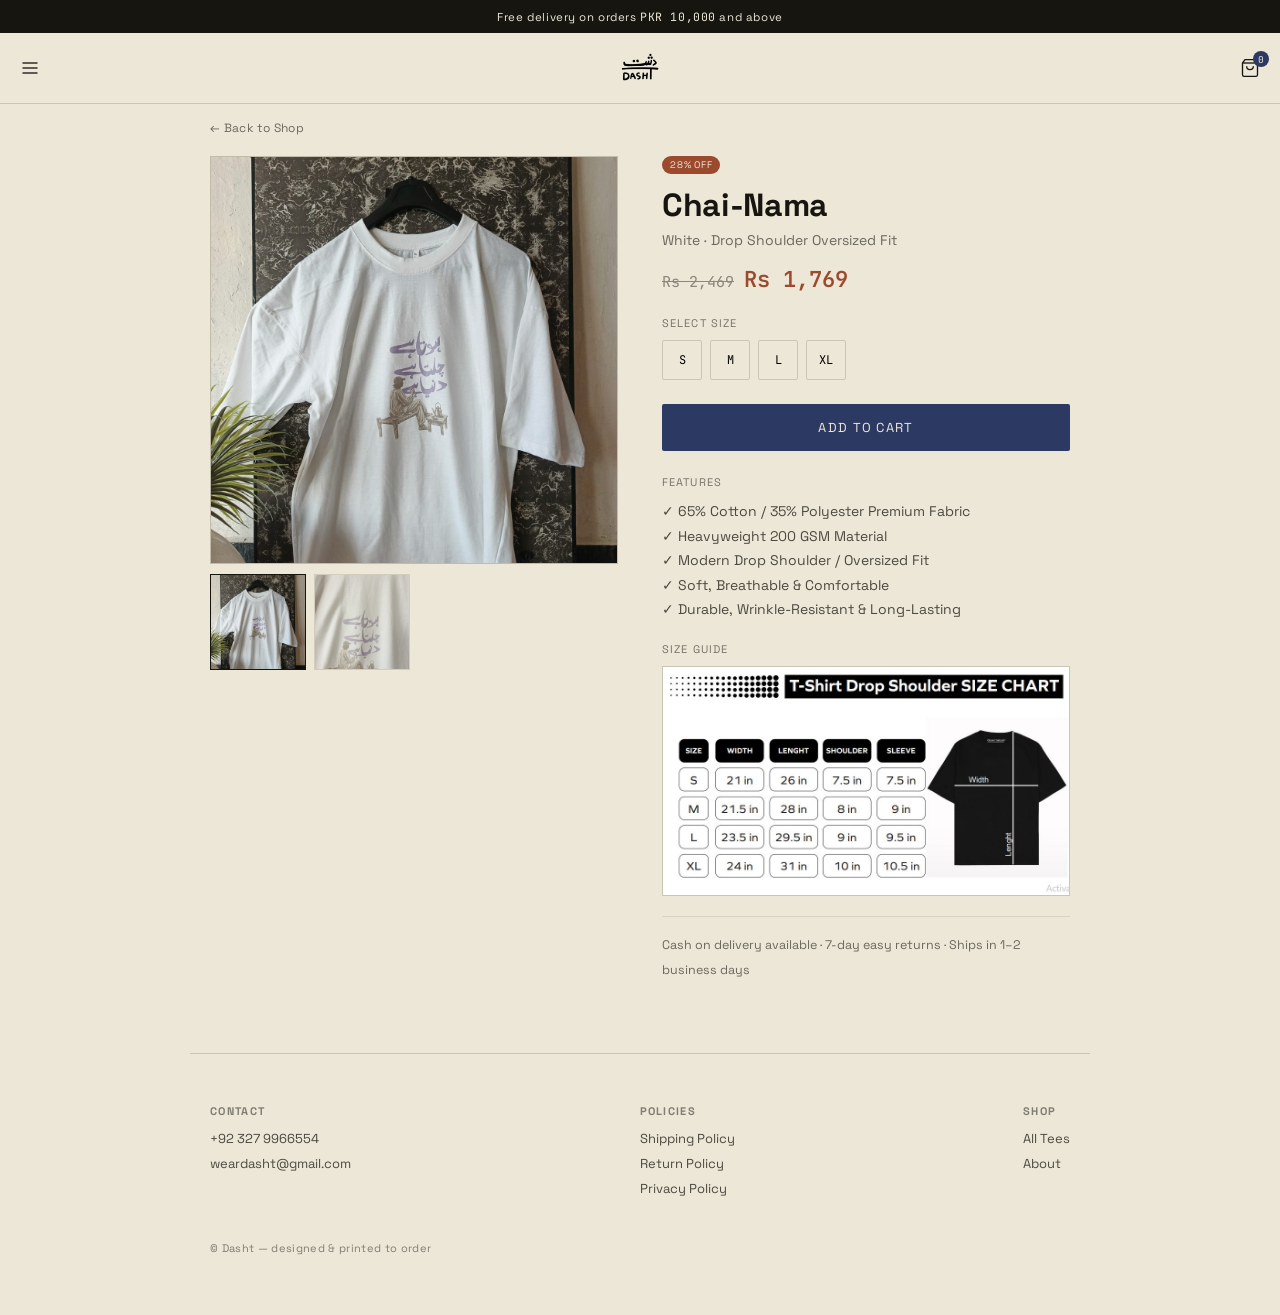
<file: products/chainama.html>
<!DOCTYPE html>
<html lang="en">
<head>
<meta charset="UTF-8">
<meta name="viewport" content="width=device-width, initial-scale=1.0">
<title>Chai-Nama — Drop Shoulder Tee | Dasht</title>
<meta name="description" content="Chai-Nama (چائے نامہ) — a drop shoulder oversized tee in White, 65% cotton / 35% polyester, 200 GSM heavyweight fabric. Rs 1,769, cash on delivery across Pakistan.">
<meta property="og:title" content="Chai-Nama — Drop Shoulder Tee | Dasht">
<meta property="og:image" content="../assets/products/chainama/1.jpg">
<link rel="preconnect" href="https://fonts.googleapis.com">
<link href="https://fonts.googleapis.com/css2?family=Noto+Nastaliq+Urdu:wght@400;700&family=Space+Grotesk:wght@400;500;700&family=JetBrains+Mono:wght@400;500&display=swap" rel="stylesheet">
<link rel="stylesheet" href="../style.css">
</head>
<body id="top">

<div class="announce">Free delivery on orders <span class="mono">PKR 10,000</span> and above</div>

<header>
  <div class="head-left">
    <button class="icon-btn" onclick="toggleNav(true)" aria-label="Menu">
      <svg class="icon" viewBox="0 0 24 24"><line x1="3" y1="6" x2="21" y2="6"/><line x1="3" y1="12" x2="21" y2="12"/><line x1="3" y1="18" x2="21" y2="18"/></svg>
    </button>
  </div>
  <div class="brand">
    <a href="../index.html">
      <img src="../assets/logo.png" alt="Dasht" onerror="this.style.display='none'; document.getElementById('brandFallback').style.display='flex';">
    </a>
    <div class="brand-fallback" id="brandFallback" style="display:none;">
      <span class="urdu">دشت</span><span class="latin">Dasht</span>
    </div>
  </div>
  <div class="head-right">
    <button class="icon-btn" onclick="openCart()" aria-label="Cart">
      <svg class="icon" viewBox="0 0 24 24"><path d="M6 2 3 6v14a2 2 0 0 0 2 2h14a2 2 0 0 0 2-2V6l-3-4Z"/><line x1="3" y1="6" x2="21" y2="6"/><path d="M16 10a4 4 0 0 1-8 0"/></svg>
      <span class="cart-count" id="cartCount">0</span>
    </button>
  </div>
</header>

<div class="nav-overlay" id="navOverlay" onclick="toggleNav(false)"></div>
<nav class="nav-drawer" id="navDrawer">
  <div class="nav-drawer-head">
    <span class="urdu" style="font-size:22px;">دشت</span>
    <button class="close-btn" onclick="toggleNav(false)">&times;</button>
  </div>
  <a href="../index.html">Home</a>
  <a href="../tees.html">Tees</a>
  <a href="../index.html#why">About</a>
  <a href="../index.html#footer-contact">Contact</a>
  <a href="../index.html#footer-policies">Policies</a>
</nav>

<div class="pdp-crumb"><a href="../index.html#shop">&larr; Back to Shop</a></div>

<div class="pdp-wrap reveal">
  <div class="pdp-gallery">
    <div class="gallery-main-frame">
      <img id="galleryMain" src="../assets/products/chainama/1.jpg" alt="Chai-Nama tee">
    </div>
    <div class="gallery-thumbs">
      <div class="gallery-thumb active" data-full="../assets/products/chainama/1.jpg"><img src="../assets/products/chainama/1.jpg" alt="" onerror="this.parentElement.style.display='none';"></div>
      <div class="gallery-thumb" data-full="../assets/products/chainama/2.jpg"><img src="../assets/products/chainama/2.jpg" alt="" onerror="this.parentElement.style.display='none';"></div>
    </div>
  </div>

  <div class="pdp-info">
    <span class="pdp-badge">28% OFF</span>
    <div class="pdp-word">Chai-Nama</div>
    <div class="pdp-meaning">White &middot; Drop Shoulder Oversized Fit</div>
    <div class="pdp-price">
      <span class="price-original mono">Rs 2,469</span>
      <span class="price-sale mono">Rs 1,769</span>
    </div>

    <div class="pdp-section-label">Select Size</div>
    <div class="pdp-sizes" id="sizes-chainama">
      <button class="size-btn" onclick="pickSize('chainama','S')" id="size-chainama-S">S</button>
      <button class="size-btn" onclick="pickSize('chainama','M')" id="size-chainama-M">M</button>
      <button class="size-btn" onclick="pickSize('chainama','L')" id="size-chainama-L">L</button>
      <button class="size-btn" onclick="pickSize('chainama','XL')" id="size-chainama-XL">XL</button>
    </div>

    <button class="pdp-add-btn" id="add-chainama" onclick="addToCart('chainama')">Add to Cart</button>

    <div class="pdp-section-label">Features</div>
    <div class="pdp-desc">
      &#10003; 65% Cotton / 35% Polyester Premium Fabric<br>
      &#10003; Heavyweight 200 GSM Material<br>
      &#10003; Modern Drop Shoulder / Oversized Fit<br>
      &#10003; Soft, Breathable &amp; Comfortable<br>
      &#10003; Durable, Wrinkle-Resistant &amp; Long-Lasting
    </div>

    <div class="pdp-section-label">Size Guide</div>
    <img src="../assets/size-chart.jpg" alt="Dasht drop shoulder size chart" style="width:100%; border:1px solid var(--line); margin-bottom:20px;">

    <div class="pdp-meta-list">
      Cash on delivery available &middot; 7-day easy returns &middot; Ships in 1&ndash;2 business days
    </div>
  </div>
</div>

<footer class="reveal">
  <div class="footer-top">
    <div class="footer-col">
      <h4>Contact</h4>
      <span>+92 327 9966554</span>
      <span>weardasht@gmail.com</span>
    </div>
    <div class="footer-col">
      <h4>Policies</h4>
      <a onclick="openPolicy('shipping')">Shipping Policy</a>
      <a onclick="openPolicy('returns')">Return Policy</a>
      <a onclick="openPolicy('privacy')">Privacy Policy</a>
    </div>
    <div class="footer-col">
      <h4>Shop</h4>
      <a href="../tees.html">All Tees</a>
      <a href="../index.html#why">About</a>
    </div>
  </div>
  <div class="footer-bottom">&copy; Dasht &mdash; designed &amp; printed to order</div>
</footer>

<div class="overlay" id="overlay" onclick="closeCart()"></div>
<div class="drawer" id="drawer">
  <div id="cartView" class="drawer-view active">
    <div class="drawer-head"><h3>Your Cart</h3><button class="close-btn" onclick="closeCart()">&times;</button></div>
    <div class="drawer-body" id="drawerItems"></div>
    <div class="drawer-foot">
      <div class="sum-row total-row"><span>Total</span><span class="mono" id="cartTotal">Rs 0</span></div>
      <button class="primary-btn" id="toCheckoutBtn" onclick="goToCheckout()">Checkout &mdash; Cash on Delivery</button>
      <p class="foot-note">Shipping is calculated at checkout.</p>
    </div>
  </div>

  <div id="checkoutView" class="drawer-view">
    <div class="drawer-head"><h3>Delivery Details</h3><button class="close-btn" onclick="closeCart()">&times;</button></div>
    <div class="drawer-body">
      <a class="back-link" onclick="backToCart()">&larr; Back to cart</a>
      <div class="order-summary-mini" id="orderSummaryMini"></div>
      <form id="checkoutForm">
        <div class="field"><label for="fName">Full name</label><input type="text" id="fName" required></div>
        <div class="field"><label for="fPhone">Phone number</label><input type="tel" id="fPhone" required placeholder="03XX-XXXXXXX"></div>
        <div class="field"><label for="fAddress">Delivery address</label><textarea id="fAddress" required></textarea></div>
        <div class="field"><label for="fCity">City</label><input type="text" id="fCity" required></div>
        <div class="field"><label for="fNotes">Notes (optional)</label><textarea id="fNotes" placeholder="Landmark, delivery time preference, etc."></textarea></div>
      </form>
    </div>
    <div class="drawer-foot">
      <div class="sum-row"><span>Subtotal</span><span class="mono" id="checkoutSubtotal">Rs 0</span></div>
      <div class="sum-row"><span>Shipping</span><span class="mono" id="checkoutShipping">Rs 0</span></div>
      <div class="free-ship-note" id="freeShipNote" style="display:none;">You've unlocked free delivery 🎉</div>
      <div class="sum-row total-row"><span>Total (Cash on Delivery)</span><span class="mono" id="checkoutTotal">Rs 0</span></div>
      <button class="primary-btn" id="placeOrderBtn" onclick="placeOrder()">Place Order</button>
      <p class="foot-note">By placing this order you agree to pay cash on delivery. We'll call to confirm before dispatch.</p>
    </div>
  </div>

  <div id="successView" class="drawer-view">
    <div class="drawer-head"><h3>Order Placed</h3><button class="close-btn" onclick="closeCart()">&times;</button></div>
    <div class="drawer-body">
      <div class="success-state">
        <div class="urdu">شکریہ</div>
        <h4>Thank you &mdash; your order is in.</h4>
        <p>We've received your details and will call to confirm before we dispatch. Pay in cash when it arrives.</p>
        <button class="primary-btn" style="display:inline-block; width:auto; padding:12px 24px;" onclick="closeCart()">Continue shopping</button>
      </div>
    </div>
  </div>
</div>

<div class="policy-modal" id="shippingModal">
  <div class="policy-box">
    <button class="policy-close" onclick="closePolicy('shipping')">&times;</button>
    <h3>Shipping Policy</h3>
    <p>All orders are processed within 1&ndash;2 business days. Standard delivery across Pakistan takes 3&ndash;5 business days depending on your city.</p>
    <p>A flat shipping charge of Rs. 250 applies to orders under Rs. 10,000. Orders of Rs. 10,000 or more ship free.</p>
    <p>Cash on delivery is available nationwide &mdash; pay in cash when your order arrives. Once your order ships, we'll call to confirm delivery details.</p>
  </div>
</div>
<div class="policy-modal" id="returnsModal">
  <div class="policy-box">
    <button class="policy-close" onclick="closePolicy('returns')">&times;</button>
    <h3>Return &amp; Exchange Policy</h3>
    <p>We want you to love your Dasht tee. If something's wrong &mdash; wrong size, damaged in transit, or not what you expected &mdash; let us know within 7 days of delivery and we'll arrange an exchange or refund.</p>
    <p>Items must be unworn, unwashed, and in original condition with tags attached.</p>
    <p>To start a return, contact us with your order number and reason for return.</p>
  </div>
</div>
<div class="policy-modal" id="privacyModal">
  <div class="policy-box">
    <button class="policy-close" onclick="closePolicy('privacy')">&times;</button>
    <h3>Privacy Policy</h3>
    <p>We collect only what's needed to process your order: your name, phone number, delivery address, and city. This information is used solely to fulfil and confirm your order.</p>
    <p>If you join our VIP list, we'll store your email to send occasional updates about new drops. You can ask us to remove it at any time.</p>
    <p>We do not sell or share your information with third parties beyond what's needed to deliver your order.</p>
  </div>
</div>

<script src="../site.js"></script>
</body>
</html>
</file>
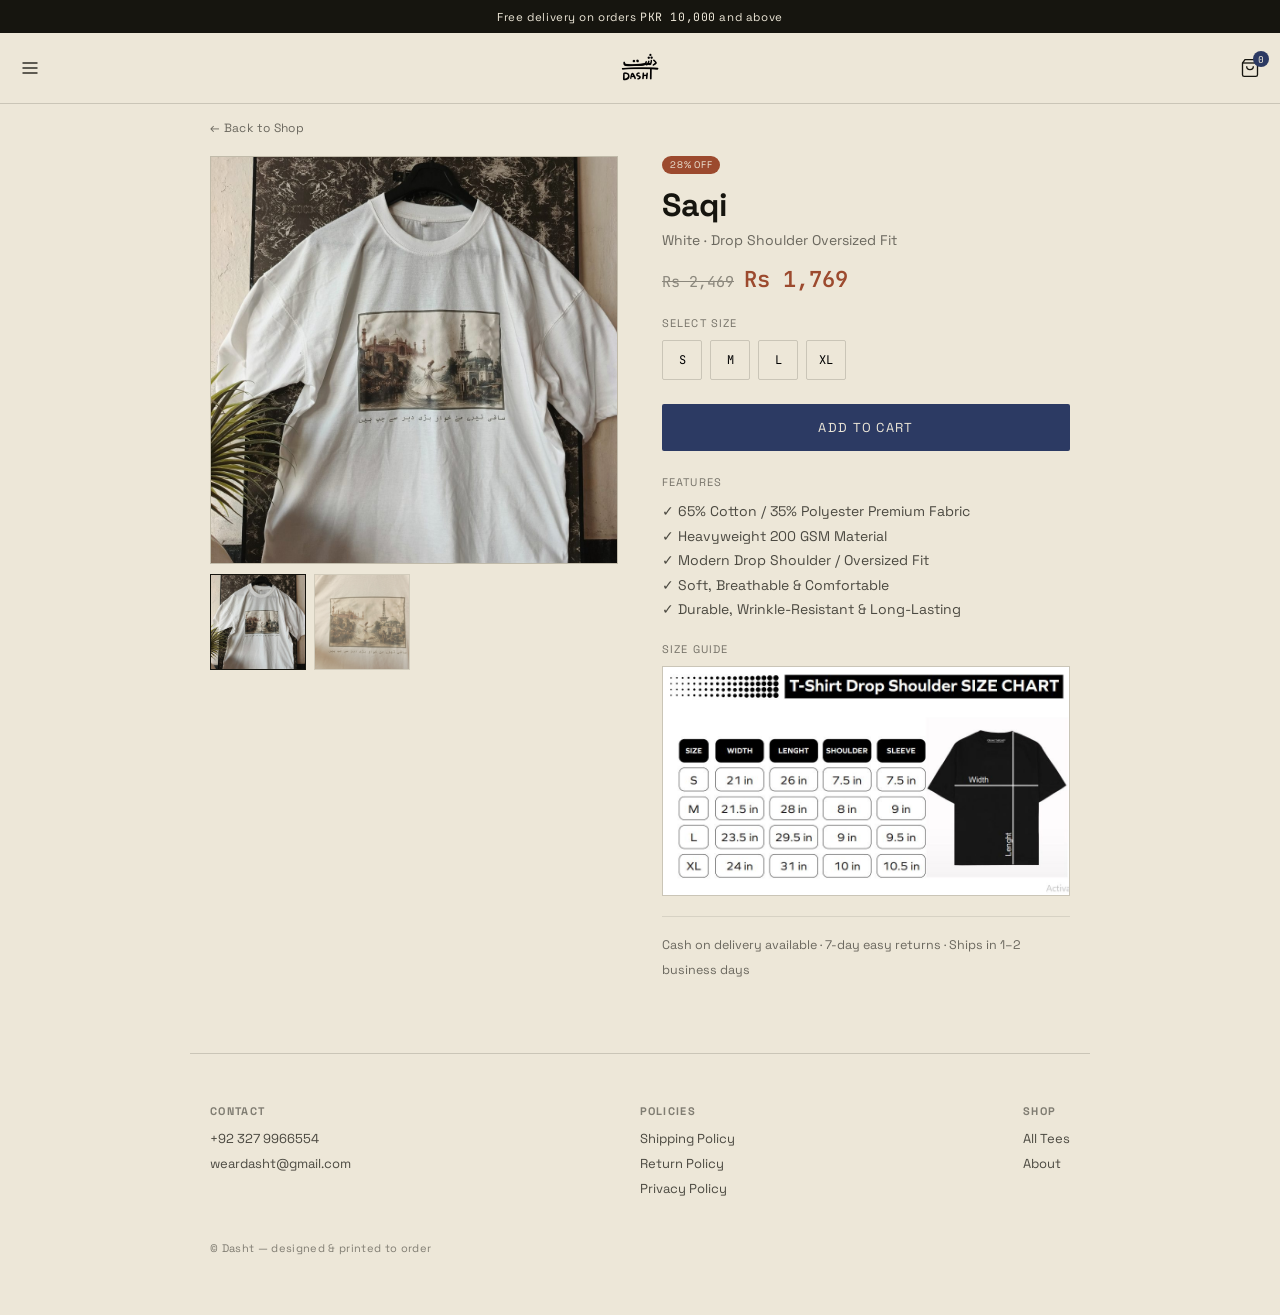
<file: products/saqi.html>
<!DOCTYPE html>
<html lang="en">
<head>
<meta charset="UTF-8">
<meta name="viewport" content="width=device-width, initial-scale=1.0">
<title>Saqi — Drop Shoulder Tee | Dasht</title>
<meta name="description" content="Saqi (ساقی) — a drop shoulder oversized tee in White, 65% cotton / 35% polyester, 200 GSM heavyweight fabric. Rs 1,769, cash on delivery across Pakistan.">
<meta property="og:title" content="Saqi — Drop Shoulder Tee | Dasht">
<meta property="og:image" content="../assets/products/saqi/1.jpg">
<link rel="preconnect" href="https://fonts.googleapis.com">
<link href="https://fonts.googleapis.com/css2?family=Noto+Nastaliq+Urdu:wght@400;700&family=Space+Grotesk:wght@400;500;700&family=JetBrains+Mono:wght@400;500&display=swap" rel="stylesheet">
<link rel="stylesheet" href="../style.css">
</head>
<body id="top">

<div class="announce">Free delivery on orders <span class="mono">PKR 10,000</span> and above</div>

<header>
  <div class="head-left">
    <button class="icon-btn" onclick="toggleNav(true)" aria-label="Menu">
      <svg class="icon" viewBox="0 0 24 24"><line x1="3" y1="6" x2="21" y2="6"/><line x1="3" y1="12" x2="21" y2="12"/><line x1="3" y1="18" x2="21" y2="18"/></svg>
    </button>
  </div>
  <div class="brand">
    <a href="../index.html">
      <img src="../assets/logo.png" alt="Dasht" onerror="this.style.display='none'; document.getElementById('brandFallback').style.display='flex';">
    </a>
    <div class="brand-fallback" id="brandFallback" style="display:none;">
      <span class="urdu">دشت</span><span class="latin">Dasht</span>
    </div>
  </div>
  <div class="head-right">
    <button class="icon-btn" onclick="openCart()" aria-label="Cart">
      <svg class="icon" viewBox="0 0 24 24"><path d="M6 2 3 6v14a2 2 0 0 0 2 2h14a2 2 0 0 0 2-2V6l-3-4Z"/><line x1="3" y1="6" x2="21" y2="6"/><path d="M16 10a4 4 0 0 1-8 0"/></svg>
      <span class="cart-count" id="cartCount">0</span>
    </button>
  </div>
</header>

<div class="nav-overlay" id="navOverlay" onclick="toggleNav(false)"></div>
<nav class="nav-drawer" id="navDrawer">
  <div class="nav-drawer-head">
    <span class="urdu" style="font-size:22px;">دشت</span>
    <button class="close-btn" onclick="toggleNav(false)">&times;</button>
  </div>
  <a href="../index.html">Home</a>
  <a href="../tees.html">Tees</a>
  <a href="../index.html#why">About</a>
  <a href="../index.html#footer-contact">Contact</a>
  <a href="../index.html#footer-policies">Policies</a>
</nav>

<div class="pdp-crumb"><a href="../index.html#shop">&larr; Back to Shop</a></div>

<div class="pdp-wrap reveal">
  <div class="pdp-gallery">
    <div class="gallery-main-frame">
      <img id="galleryMain" src="../assets/products/saqi/1.jpg" alt="Saqi tee">
    </div>
    <div class="gallery-thumbs">
      <div class="gallery-thumb active" data-full="../assets/products/saqi/1.jpg"><img src="../assets/products/saqi/1.jpg" alt="" onerror="this.parentElement.style.display='none';"></div>
      <div class="gallery-thumb" data-full="../assets/products/saqi/2.jpg"><img src="../assets/products/saqi/2.jpg" alt="" onerror="this.parentElement.style.display='none';"></div>
    </div>
  </div>

  <div class="pdp-info">
    <span class="pdp-badge">28% OFF</span>
    <div class="pdp-word">Saqi</div>
    <div class="pdp-meaning">White &middot; Drop Shoulder Oversized Fit</div>
    <div class="pdp-price">
      <span class="price-original mono">Rs 2,469</span>
      <span class="price-sale mono">Rs 1,769</span>
    </div>

    <div class="pdp-section-label">Select Size</div>
    <div class="pdp-sizes" id="sizes-saqi">
      <button class="size-btn" onclick="pickSize('saqi','S')" id="size-saqi-S">S</button>
      <button class="size-btn" onclick="pickSize('saqi','M')" id="size-saqi-M">M</button>
      <button class="size-btn" onclick="pickSize('saqi','L')" id="size-saqi-L">L</button>
      <button class="size-btn" onclick="pickSize('saqi','XL')" id="size-saqi-XL">XL</button>
    </div>

    <button class="pdp-add-btn" id="add-saqi" onclick="addToCart('saqi')">Add to Cart</button>

    <div class="pdp-section-label">Features</div>
    <div class="pdp-desc">
      &#10003; 65% Cotton / 35% Polyester Premium Fabric<br>
      &#10003; Heavyweight 200 GSM Material<br>
      &#10003; Modern Drop Shoulder / Oversized Fit<br>
      &#10003; Soft, Breathable &amp; Comfortable<br>
      &#10003; Durable, Wrinkle-Resistant &amp; Long-Lasting
    </div>

    <div class="pdp-section-label">Size Guide</div>
    <img src="../assets/size-chart.jpg" alt="Dasht drop shoulder size chart" style="width:100%; border:1px solid var(--line); margin-bottom:20px;">

    <div class="pdp-meta-list">
      Cash on delivery available &middot; 7-day easy returns &middot; Ships in 1&ndash;2 business days
    </div>
  </div>
</div>

<footer class="reveal">
  <div class="footer-top">
    <div class="footer-col">
      <h4>Contact</h4>
      <span>+92 327 9966554</span>
      <span>weardasht@gmail.com</span>
    </div>
    <div class="footer-col">
      <h4>Policies</h4>
      <a onclick="openPolicy('shipping')">Shipping Policy</a>
      <a onclick="openPolicy('returns')">Return Policy</a>
      <a onclick="openPolicy('privacy')">Privacy Policy</a>
    </div>
    <div class="footer-col">
      <h4>Shop</h4>
      <a href="../tees.html">All Tees</a>
      <a href="../index.html#why">About</a>
    </div>
  </div>
  <div class="footer-bottom">&copy; Dasht &mdash; designed &amp; printed to order</div>
</footer>

<div class="overlay" id="overlay" onclick="closeCart()"></div>
<div class="drawer" id="drawer">
  <div id="cartView" class="drawer-view active">
    <div class="drawer-head"><h3>Your Cart</h3><button class="close-btn" onclick="closeCart()">&times;</button></div>
    <div class="drawer-body" id="drawerItems"></div>
    <div class="drawer-foot">
      <div class="sum-row total-row"><span>Total</span><span class="mono" id="cartTotal">Rs 0</span></div>
      <button class="primary-btn" id="toCheckoutBtn" onclick="goToCheckout()">Checkout &mdash; Cash on Delivery</button>
      <p class="foot-note">Shipping is calculated at checkout.</p>
    </div>
  </div>

  <div id="checkoutView" class="drawer-view">
    <div class="drawer-head"><h3>Delivery Details</h3><button class="close-btn" onclick="closeCart()">&times;</button></div>
    <div class="drawer-body">
      <a class="back-link" onclick="backToCart()">&larr; Back to cart</a>
      <div class="order-summary-mini" id="orderSummaryMini"></div>
      <form id="checkoutForm">
        <div class="field"><label for="fName">Full name</label><input type="text" id="fName" required></div>
        <div class="field"><label for="fPhone">Phone number</label><input type="tel" id="fPhone" required placeholder="03XX-XXXXXXX"></div>
        <div class="field"><label for="fAddress">Delivery address</label><textarea id="fAddress" required></textarea></div>
        <div class="field"><label for="fCity">City</label><input type="text" id="fCity" required></div>
        <div class="field"><label for="fNotes">Notes (optional)</label><textarea id="fNotes" placeholder="Landmark, delivery time preference, etc."></textarea></div>
      </form>
    </div>
    <div class="drawer-foot">
      <div class="sum-row"><span>Subtotal</span><span class="mono" id="checkoutSubtotal">Rs 0</span></div>
      <div class="sum-row"><span>Shipping</span><span class="mono" id="checkoutShipping">Rs 0</span></div>
      <div class="free-ship-note" id="freeShipNote" style="display:none;">You've unlocked free delivery 🎉</div>
      <div class="sum-row total-row"><span>Total (Cash on Delivery)</span><span class="mono" id="checkoutTotal">Rs 0</span></div>
      <button class="primary-btn" id="placeOrderBtn" onclick="placeOrder()">Place Order</button>
      <p class="foot-note">By placing this order you agree to pay cash on delivery. We'll call to confirm before dispatch.</p>
    </div>
  </div>

  <div id="successView" class="drawer-view">
    <div class="drawer-head"><h3>Order Placed</h3><button class="close-btn" onclick="closeCart()">&times;</button></div>
    <div class="drawer-body">
      <div class="success-state">
        <div class="urdu">شکریہ</div>
        <h4>Thank you &mdash; your order is in.</h4>
        <p>We've received your details and will call to confirm before we dispatch. Pay in cash when it arrives.</p>
        <button class="primary-btn" style="display:inline-block; width:auto; padding:12px 24px;" onclick="closeCart()">Continue shopping</button>
      </div>
    </div>
  </div>
</div>

<div class="policy-modal" id="shippingModal">
  <div class="policy-box">
    <button class="policy-close" onclick="closePolicy('shipping')">&times;</button>
    <h3>Shipping Policy</h3>
    <p>All orders are processed within 1&ndash;2 business days. Standard delivery across Pakistan takes 3&ndash;5 business days depending on your city.</p>
    <p>A flat shipping charge of Rs. 250 applies to orders under Rs. 10,000. Orders of Rs. 10,000 or more ship free.</p>
    <p>Cash on delivery is available nationwide &mdash; pay in cash when your order arrives. Once your order ships, we'll call to confirm delivery details.</p>
  </div>
</div>
<div class="policy-modal" id="returnsModal">
  <div class="policy-box">
    <button class="policy-close" onclick="closePolicy('returns')">&times;</button>
    <h3>Return &amp; Exchange Policy</h3>
    <p>We want you to love your Dasht tee. If something's wrong &mdash; wrong size, damaged in transit, or not what you expected &mdash; let us know within 7 days of delivery and we'll arrange an exchange or refund.</p>
    <p>Items must be unworn, unwashed, and in original condition with tags attached.</p>
    <p>To start a return, contact us with your order number and reason for return.</p>
  </div>
</div>
<div class="policy-modal" id="privacyModal">
  <div class="policy-box">
    <button class="policy-close" onclick="closePolicy('privacy')">&times;</button>
    <h3>Privacy Policy</h3>
    <p>We collect only what's needed to process your order: your name, phone number, delivery address, and city. This information is used solely to fulfil and confirm your order.</p>
    <p>If you join our VIP list, we'll store your email to send occasional updates about new drops. You can ask us to remove it at any time.</p>
    <p>We do not sell or share your information with third parties beyond what's needed to deliver your order.</p>
  </div>
</div>

<script src="../site.js"></script>
</body>
</html>
</file>
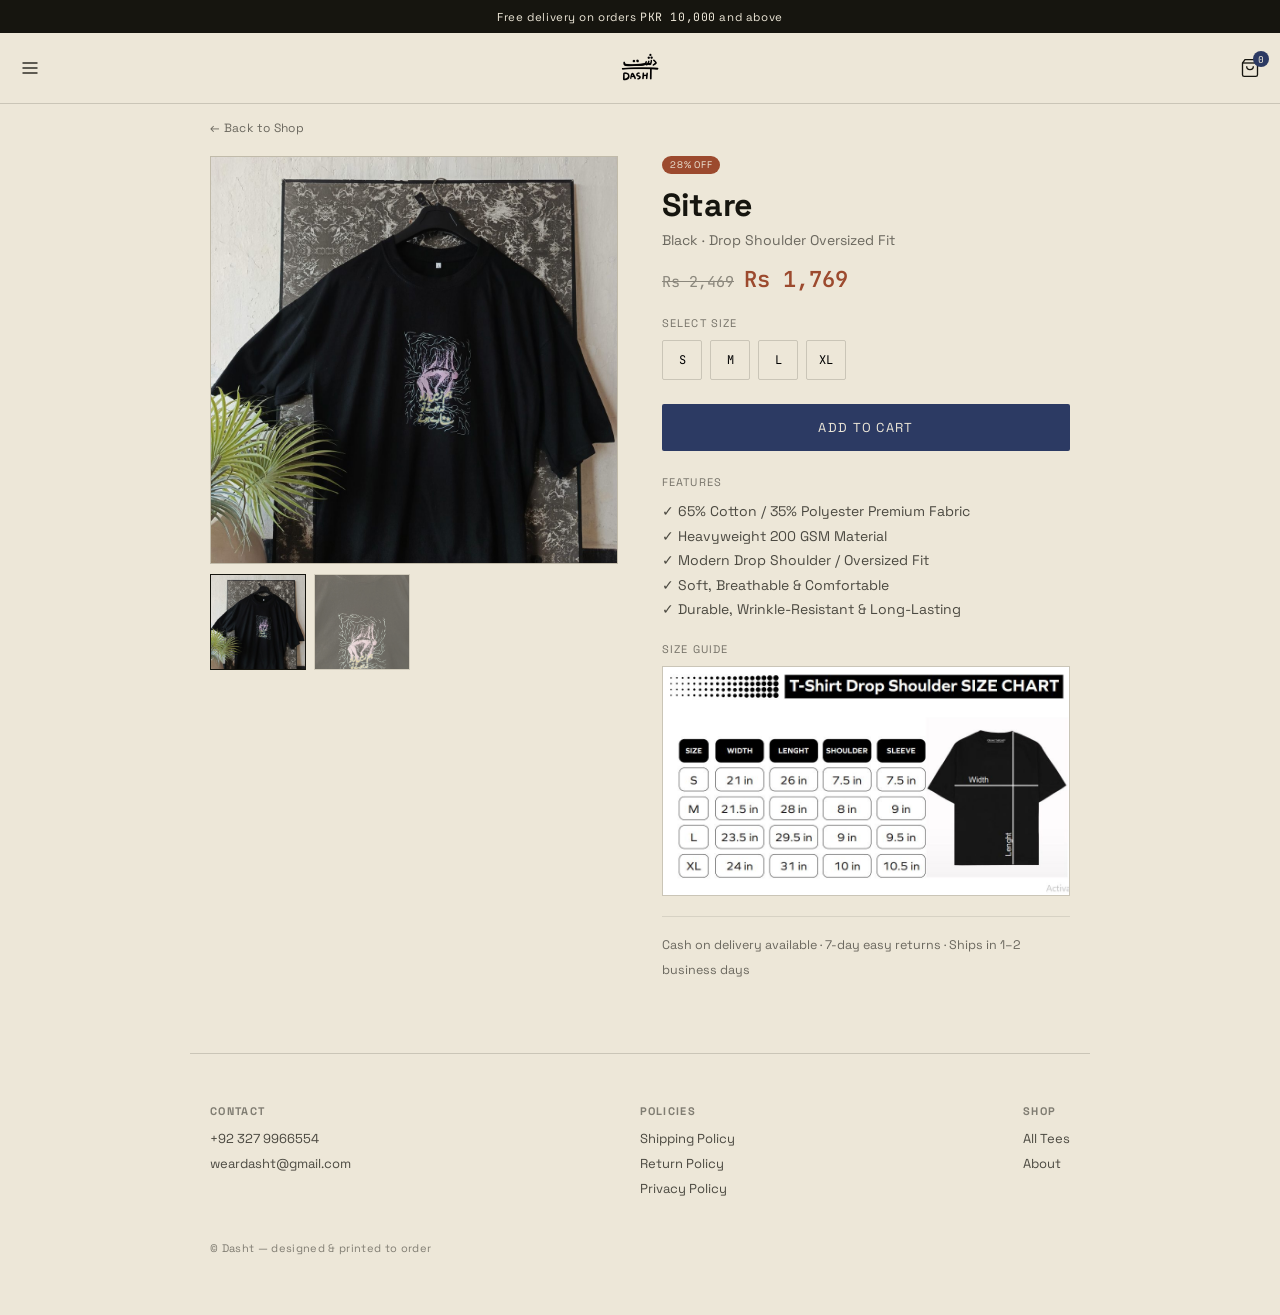
<file: products/sitare.html>
<!DOCTYPE html>
<html lang="en">
<head>
<meta charset="UTF-8">
<meta name="viewport" content="width=device-width, initial-scale=1.0">
<title>Sitare — Drop Shoulder Tee | Dasht</title>
<meta name="description" content="Sitare (ستارے) — a drop shoulder oversized tee in Black, 65% cotton / 35% polyester, 200 GSM heavyweight fabric. Rs 1,769, cash on delivery across Pakistan.">
<meta property="og:title" content="Sitare — Drop Shoulder Tee | Dasht">
<meta property="og:image" content="../assets/products/sitare/1.jpg">
<link rel="preconnect" href="https://fonts.googleapis.com">
<link href="https://fonts.googleapis.com/css2?family=Noto+Nastaliq+Urdu:wght@400;700&family=Space+Grotesk:wght@400;500;700&family=JetBrains+Mono:wght@400;500&display=swap" rel="stylesheet">
<link rel="stylesheet" href="../style.css">
</head>
<body id="top">

<div class="announce">Free delivery on orders <span class="mono">PKR 10,000</span> and above</div>

<header>
  <div class="head-left">
    <button class="icon-btn" onclick="toggleNav(true)" aria-label="Menu">
      <svg class="icon" viewBox="0 0 24 24"><line x1="3" y1="6" x2="21" y2="6"/><line x1="3" y1="12" x2="21" y2="12"/><line x1="3" y1="18" x2="21" y2="18"/></svg>
    </button>
  </div>
  <div class="brand">
    <a href="../index.html">
      <img src="../assets/logo.png" alt="Dasht" onerror="this.style.display='none'; document.getElementById('brandFallback').style.display='flex';">
    </a>
    <div class="brand-fallback" id="brandFallback" style="display:none;">
      <span class="urdu">دشت</span><span class="latin">Dasht</span>
    </div>
  </div>
  <div class="head-right">
    <button class="icon-btn" onclick="openCart()" aria-label="Cart">
      <svg class="icon" viewBox="0 0 24 24"><path d="M6 2 3 6v14a2 2 0 0 0 2 2h14a2 2 0 0 0 2-2V6l-3-4Z"/><line x1="3" y1="6" x2="21" y2="6"/><path d="M16 10a4 4 0 0 1-8 0"/></svg>
      <span class="cart-count" id="cartCount">0</span>
    </button>
  </div>
</header>

<div class="nav-overlay" id="navOverlay" onclick="toggleNav(false)"></div>
<nav class="nav-drawer" id="navDrawer">
  <div class="nav-drawer-head">
    <span class="urdu" style="font-size:22px;">دشت</span>
    <button class="close-btn" onclick="toggleNav(false)">&times;</button>
  </div>
  <a href="../index.html">Home</a>
  <a href="../tees.html">Tees</a>
  <a href="../index.html#why">About</a>
  <a href="../index.html#footer-contact">Contact</a>
  <a href="../index.html#footer-policies">Policies</a>
</nav>

<div class="pdp-crumb"><a href="../index.html#shop">&larr; Back to Shop</a></div>

<div class="pdp-wrap reveal">
  <div class="pdp-gallery">
    <div class="gallery-main-frame">
      <img id="galleryMain" src="../assets/products/sitare/1.jpg" alt="Sitare tee">
    </div>
    <div class="gallery-thumbs">
      <div class="gallery-thumb active" data-full="../assets/products/sitare/1.jpg"><img src="../assets/products/sitare/1.jpg" alt="" onerror="this.parentElement.style.display='none';"></div>
      <div class="gallery-thumb" data-full="../assets/products/sitare/2.jpg"><img src="../assets/products/sitare/2.jpg" alt="" onerror="this.parentElement.style.display='none';"></div>
    </div>
  </div>

  <div class="pdp-info">
    <span class="pdp-badge">28% OFF</span>
    <div class="pdp-word">Sitare</div>
    <div class="pdp-meaning">Black &middot; Drop Shoulder Oversized Fit</div>
    <div class="pdp-price">
      <span class="price-original mono">Rs 2,469</span>
      <span class="price-sale mono">Rs 1,769</span>
    </div>

    <div class="pdp-section-label">Select Size</div>
    <div class="pdp-sizes" id="sizes-sitare">
      <button class="size-btn" onclick="pickSize('sitare','S')" id="size-sitare-S">S</button>
      <button class="size-btn" onclick="pickSize('sitare','M')" id="size-sitare-M">M</button>
      <button class="size-btn" onclick="pickSize('sitare','L')" id="size-sitare-L">L</button>
      <button class="size-btn" onclick="pickSize('sitare','XL')" id="size-sitare-XL">XL</button>
    </div>

    <button class="pdp-add-btn" id="add-sitare" onclick="addToCart('sitare')">Add to Cart</button>

    <div class="pdp-section-label">Features</div>
    <div class="pdp-desc">
      &#10003; 65% Cotton / 35% Polyester Premium Fabric<br>
      &#10003; Heavyweight 200 GSM Material<br>
      &#10003; Modern Drop Shoulder / Oversized Fit<br>
      &#10003; Soft, Breathable &amp; Comfortable<br>
      &#10003; Durable, Wrinkle-Resistant &amp; Long-Lasting
    </div>

    <div class="pdp-section-label">Size Guide</div>
    <img src="../assets/size-chart.jpg" alt="Dasht drop shoulder size chart" style="width:100%; border:1px solid var(--line); margin-bottom:20px;">

    <div class="pdp-meta-list">
      Cash on delivery available &middot; 7-day easy returns &middot; Ships in 1&ndash;2 business days
    </div>
  </div>
</div>

<footer class="reveal">
  <div class="footer-top">
    <div class="footer-col">
      <h4>Contact</h4>
      <span>+92 327 9966554</span>
      <span>weardasht@gmail.com</span>
    </div>
    <div class="footer-col">
      <h4>Policies</h4>
      <a onclick="openPolicy('shipping')">Shipping Policy</a>
      <a onclick="openPolicy('returns')">Return Policy</a>
      <a onclick="openPolicy('privacy')">Privacy Policy</a>
    </div>
    <div class="footer-col">
      <h4>Shop</h4>
      <a href="../tees.html">All Tees</a>
      <a href="../index.html#why">About</a>
    </div>
  </div>
  <div class="footer-bottom">&copy; Dasht &mdash; designed &amp; printed to order</div>
</footer>

<div class="overlay" id="overlay" onclick="closeCart()"></div>
<div class="drawer" id="drawer">
  <div id="cartView" class="drawer-view active">
    <div class="drawer-head"><h3>Your Cart</h3><button class="close-btn" onclick="closeCart()">&times;</button></div>
    <div class="drawer-body" id="drawerItems"></div>
    <div class="drawer-foot">
      <div class="sum-row total-row"><span>Total</span><span class="mono" id="cartTotal">Rs 0</span></div>
      <button class="primary-btn" id="toCheckoutBtn" onclick="goToCheckout()">Checkout &mdash; Cash on Delivery</button>
      <p class="foot-note">Shipping is calculated at checkout.</p>
    </div>
  </div>

  <div id="checkoutView" class="drawer-view">
    <div class="drawer-head"><h3>Delivery Details</h3><button class="close-btn" onclick="closeCart()">&times;</button></div>
    <div class="drawer-body">
      <a class="back-link" onclick="backToCart()">&larr; Back to cart</a>
      <div class="order-summary-mini" id="orderSummaryMini"></div>
      <form id="checkoutForm">
        <div class="field"><label for="fName">Full name</label><input type="text" id="fName" required></div>
        <div class="field"><label for="fPhone">Phone number</label><input type="tel" id="fPhone" required placeholder="03XX-XXXXXXX"></div>
        <div class="field"><label for="fAddress">Delivery address</label><textarea id="fAddress" required></textarea></div>
        <div class="field"><label for="fCity">City</label><input type="text" id="fCity" required></div>
        <div class="field"><label for="fNotes">Notes (optional)</label><textarea id="fNotes" placeholder="Landmark, delivery time preference, etc."></textarea></div>
      </form>
    </div>
    <div class="drawer-foot">
      <div class="sum-row"><span>Subtotal</span><span class="mono" id="checkoutSubtotal">Rs 0</span></div>
      <div class="sum-row"><span>Shipping</span><span class="mono" id="checkoutShipping">Rs 0</span></div>
      <div class="free-ship-note" id="freeShipNote" style="display:none;">You've unlocked free delivery 🎉</div>
      <div class="sum-row total-row"><span>Total (Cash on Delivery)</span><span class="mono" id="checkoutTotal">Rs 0</span></div>
      <button class="primary-btn" id="placeOrderBtn" onclick="placeOrder()">Place Order</button>
      <p class="foot-note">By placing this order you agree to pay cash on delivery. We'll call to confirm before dispatch.</p>
    </div>
  </div>

  <div id="successView" class="drawer-view">
    <div class="drawer-head"><h3>Order Placed</h3><button class="close-btn" onclick="closeCart()">&times;</button></div>
    <div class="drawer-body">
      <div class="success-state">
        <div class="urdu">شکریہ</div>
        <h4>Thank you &mdash; your order is in.</h4>
        <p>We've received your details and will call to confirm before we dispatch. Pay in cash when it arrives.</p>
        <button class="primary-btn" style="display:inline-block; width:auto; padding:12px 24px;" onclick="closeCart()">Continue shopping</button>
      </div>
    </div>
  </div>
</div>

<div class="policy-modal" id="shippingModal">
  <div class="policy-box">
    <button class="policy-close" onclick="closePolicy('shipping')">&times;</button>
    <h3>Shipping Policy</h3>
    <p>All orders are processed within 1&ndash;2 business days. Standard delivery across Pakistan takes 3&ndash;5 business days depending on your city.</p>
    <p>A flat shipping charge of Rs. 250 applies to orders under Rs. 10,000. Orders of Rs. 10,000 or more ship free.</p>
    <p>Cash on delivery is available nationwide &mdash; pay in cash when your order arrives. Once your order ships, we'll call to confirm delivery details.</p>
  </div>
</div>
<div class="policy-modal" id="returnsModal">
  <div class="policy-box">
    <button class="policy-close" onclick="closePolicy('returns')">&times;</button>
    <h3>Return &amp; Exchange Policy</h3>
    <p>We want you to love your Dasht tee. If something's wrong &mdash; wrong size, damaged in transit, or not what you expected &mdash; let us know within 7 days of delivery and we'll arrange an exchange or refund.</p>
    <p>Items must be unworn, unwashed, and in original condition with tags attached.</p>
    <p>To start a return, contact us with your order number and reason for return.</p>
  </div>
</div>
<div class="policy-modal" id="privacyModal">
  <div class="policy-box">
    <button class="policy-close" onclick="closePolicy('privacy')">&times;</button>
    <h3>Privacy Policy</h3>
    <p>We collect only what's needed to process your order: your name, phone number, delivery address, and city. This information is used solely to fulfil and confirm your order.</p>
    <p>If you join our VIP list, we'll store your email to send occasional updates about new drops. You can ask us to remove it at any time.</p>
    <p>We do not sell or share your information with third parties beyond what's needed to deliver your order.</p>
  </div>
</div>

<script src="../site.js"></script>
</body>
</html>
</file>
<file: style.css>
:root{
    --ink:#16150F; --paper:#EDE7D8; --paper-dim:#E2DBC8;
    --indigo:#2C3A63; --rust:#9C4A2E; --line: rgba(22,21,15,0.16);
  }
  *{box-sizing:border-box; margin:0; padding:0;}
  body{ background:var(--paper); color:var(--ink); font-family:'Space Grotesk', sans-serif; -webkit-font-smoothing:antialiased; }
  .urdu{ font-family:'Noto Nastaliq Urdu', serif; direction:rtl; }
  .mono{ font-family:'JetBrains Mono', monospace; }
  a{ color:inherit; text-decoration:none; }
  button{ font-family:inherit; cursor:pointer; border:none; background:none; }
  input, textarea{ font-family:inherit; }
  section{ scroll-margin-top:110px; }
  svg.icon{ width:20px; height:20px; stroke:var(--ink); fill:none; stroke-width:1.6; }

  /* ---------- ANNOUNCEMENT BAR ---------- */
  .announce{
    background:var(--ink); color:var(--paper); text-align:center;
    font-size:11.5px; letter-spacing:.05em; padding:9px 12px;
  }

  /* ---------- HEADER ---------- */
  header{
    position:sticky; top:0; z-index:40;
    background:var(--paper); border-bottom:1px solid var(--line);
    display:grid; grid-template-columns:1fr auto 1fr;
    align-items:center; padding:14px 20px;
  }
  .head-left{ display:flex; align-items:center; gap:16px; }
  .head-right{ display:flex; align-items:center; gap:16px; justify-content:flex-end; }
  .icon-btn{ display:flex; align-items:center; justify-content:center; position:relative; }
  .brand{ display:flex; justify-content:center; }
  .brand img{ height:42px; width:auto; display:block; }
  .brand-fallback{ display:flex; align-items:baseline; gap:8px; }
  .brand-fallback .urdu{ font-size:24px; font-weight:700; }
  .brand-fallback .latin{ font-size:10px; letter-spacing:.18em; text-transform:uppercase; opacity:.6; }
  .cart-count{
    position:absolute; top:-7px; right:-9px; background:var(--indigo); color:var(--paper);
    font-size:9.5px; font-family:'JetBrains Mono', monospace; width:16px; height:16px;
    border-radius:50%; display:flex; align-items:center; justify-content:center;
  }

  /* search bar */
  .search-bar{
    max-height:0; overflow:hidden; transition:max-height .25s ease;
    background:var(--paper-dim); border-bottom:1px solid var(--line);
  }
  .search-bar.open{ max-height:70px; }
  .search-bar input{
    width:100%; border:none; background:transparent; padding:16px 20px;
    font-size:14px; color:var(--ink); outline:none;
  }

  /* mobile nav drawer */
  .nav-overlay{ position:fixed; inset:0; background:rgba(22,21,15,0.4); opacity:0; pointer-events:none; transition:opacity .2s; z-index:55; }
  .nav-overlay.open{ opacity:1; pointer-events:all; }
  .nav-drawer{
    position:fixed; top:0; left:0; height:100%; width:min(280px, 80vw);
    background:var(--paper); z-index:56; border-right:1px solid var(--line);
    transform:translateX(-100%); transition:transform .3s ease;
    display:flex; flex-direction:column; padding:22px 0;
  }
  .nav-drawer.open{ transform:translateX(0); }
  .nav-drawer-head{ display:flex; justify-content:space-between; align-items:center; padding:0 22px 22px; border-bottom:1px solid var(--line); margin-bottom:10px; }
  .nav-drawer a{
    display:block; padding:14px 22px; font-size:15px; letter-spacing:.02em;
    border-bottom:1px solid var(--line);
  }
  .nav-drawer a:active{ background:var(--paper-dim); }

  /* ---------- HERO ---------- */
  .hero{ position:relative; max-width:900px; margin:0 auto; border-bottom:1px solid var(--line); }
  .hero-slider{ position:relative; width:100%; aspect-ratio:4/5; overflow:hidden; background:var(--paper-dim); }
  .hero-slide{ position:absolute; inset:0; opacity:0; transition:opacity .6s ease; }
  .hero-slide.active{ opacity:1; }
  .hero-slide img{ width:100%; height:100%; object-fit:cover; display:block; }
  .hero-slide .placeholder-text{ display:flex; align-items:center; justify-content:center; height:100%; font-size:12px; opacity:.5; text-align:center; padding:20px; line-height:1.6; }
  .hero-dots{ position:absolute; bottom:16px; left:0; right:0; display:flex; justify-content:center; gap:6px; }
  .hero-dot{ width:6px; height:6px; border-radius:50%; background:rgba(237,231,216,0.5); }
  .hero-dot.active{ background:var(--paper); }
  .hero-caption{ text-align:center; padding:26px 20px 30px; }
  .hero-caption .urdu{ font-size:clamp(38px, 8vw, 56px); line-height:1; margin-bottom:10px; }
  .hero-caption .tagline{ font-size:clamp(19px,4vw,24px); font-weight:700; margin-bottom:10px; }
  .hero-caption .sub{ font-size:14px; opacity:.7; max-width:380px; margin:0 auto 18px; line-height:1.6; }
  .hero-cta{ display:inline-block; background:var(--indigo); color:var(--paper); padding:12px 26px; font-size:13px; letter-spacing:.08em; text-transform:uppercase; border-radius:2px; }

  /* ---------- TRUST STRIP ---------- */
  .trust-strip{ max-width:900px; margin:0 auto; display:grid; grid-template-columns:repeat(4, 1fr); border-bottom:1px solid var(--line); }
  .trust-item{ padding:20px 8px; text-align:center; border-left:1px solid var(--line); }
  .trust-item:first-child{ border-left:none; }
  .trust-item .t-title{ font-size:11.5px; font-weight:700; margin-bottom:3px; }
  .trust-item .t-sub{ font-size:9.5px; opacity:.55; line-height:1.3; }

  /* ---------- PRODUCTS ---------- */
  .shop{ max-width:900px; margin:0 auto; padding:60px 20px 20px; }
  .shop h2, .story h2{ font-size:12px; letter-spacing:.2em; text-transform:uppercase; opacity:.55; margin-bottom:26px; font-weight:500; text-align:center; }
  .grid{ display:grid; grid-template-columns:repeat(auto-fill, minmax(220px, 1fr)); gap:2px; background:var(--line); border:1px solid var(--line); }
  .card{ background:var(--paper); padding:24px 20px 20px; display:flex; flex-direction:column; position:relative; }
  .card-badge{ position:absolute; top:14px; left:14px; font-size:9.5px; letter-spacing:.08em; text-transform:uppercase; background:var(--rust); color:var(--paper); padding:3px 8px; border-radius:12px; }
  .tee-art{ width:100%; aspect-ratio:1/1; display:flex; align-items:center; justify-content:center; margin-bottom:16px; overflow:hidden; background:var(--paper-dim); }
  .tee-svg path.body{ fill:none; stroke:var(--ink); stroke-width:1.6; }
  .tee-word{ font-family:'Noto Nastaliq Urdu', serif; font-size:34px; fill:var(--ink); }
  .card-tag{ border:1px dashed var(--rust); padding:12px 12px 10px; display:flex; flex-direction:column; gap:4px; }
  .card-name{ font-family:'Space Grotesk', sans-serif; font-weight:700; font-size:17px; letter-spacing:-0.01em; }
  .card-meaning{ font-size:12px; opacity:.6; letter-spacing:.02em; }
  .card-bottom{ display:flex; align-items:center; justify-content:space-between; margin-top:14px; }
  .price-block{ display:flex; align-items:baseline; gap:7px; }
  .price-original{ font-family:'JetBrains Mono', monospace; font-size:11.5px; opacity:.45; text-decoration:line-through; }
  .price-sale{ font-family:'JetBrains Mono', monospace; font-size:14.5px; color:var(--rust); font-weight:600; }
  .add-btn{ font-size:11px; letter-spacing:.08em; text-transform:uppercase; border:1px solid var(--ink); padding:7px 12px; border-radius:2px; transition:background .15s, color .15s; }
  .add-btn:hover{ background:var(--ink); color:var(--paper); }
  .add-btn.added{ background:var(--indigo); border-color:var(--indigo); color:var(--paper); }
  .size-row{ display:flex; gap:6px; margin-top:12px; }
  .size-btn{ font-family:'JetBrains Mono', monospace; font-size:11px; width:28px; height:28px; border:1px solid var(--line); display:flex; align-items:center; justify-content:center; border-radius:2px; }
  .size-btn.selected{ border-color:var(--ink); background:var(--ink); color:var(--paper); }
  .no-results{ text-align:center; padding:40px 20px; opacity:.5; font-size:13px; grid-column:1/-1; background:var(--paper); }

  /* ---------- WHY DASHT ---------- */
  .why{ max-width:820px; margin:0 auto; padding:70px 20px; }
  .why-grid{ display:grid; grid-template-columns:1fr; gap:2px; background:var(--line); border:1px solid var(--line); margin-top:10px; }
  @media (min-width:640px){ .why-grid{ grid-template-columns:repeat(3,1fr); } }
  .why-item{ background:var(--paper); padding:26px 22px; text-align:center; }
  .why-item svg{ margin-bottom:12px; }
  .why-item h3{ font-size:14px; margin-bottom:8px; }
  .why-item p{ font-size:12.5px; opacity:.65; line-height:1.6; }

  /* ---------- STORY ---------- */
  .story{ max-width:760px; margin:0 auto; padding:20px 20px 80px; text-align:center; }
  .story .urdu{ font-size:40px; margin-bottom:20px; }
  .story p{ font-size:15px; line-height:1.75; opacity:.8; }
  .story p + p{ margin-top:14px; }

  /* ---------- CART DRAWER ---------- */
  .overlay{ position:fixed; inset:0; background:rgba(22,21,15,0.4); opacity:0; pointer-events:none; transition:opacity .25s; z-index:50; }
  .overlay.open{ opacity:1; pointer-events:all; }
  .drawer{
    position:fixed; top:0; right:0; height:100%; width:min(420px, 92vw);
    background:var(--paper); z-index:60; transform:translateX(100%); transition:transform .3s ease;
    display:flex; flex-direction:column; border-left:1px solid var(--line);
  }
  .drawer.open{ transform:translateX(0); }
  .drawer-view{ display:none; flex-direction:column; height:100%; }
  .drawer-view.active{ display:flex; }
  .drawer-head{ padding:22px 24px; border-bottom:1px solid var(--line); display:flex; align-items:center; justify-content:space-between; }
  .drawer-head h3{ font-size:13px; letter-spacing:.18em; text-transform:uppercase; }
  .close-btn{ font-size:20px; line-height:1; }
  .drawer-body{ flex:1; overflow-y:auto; padding:8px 24px; }
  .drawer-item{ display:flex; justify-content:space-between; align-items:flex-start; padding:16px 0; border-bottom:1px solid var(--line); gap:10px; }
  .di-word{ font-family:'Noto Nastaliq Urdu', serif; font-size:20px; }
  .di-meta{ font-size:11px; opacity:.55; margin-top:3px; }
  .di-qty{ display:flex; align-items:center; gap:8px; margin-top:8px; }
  .qty-btn{ width:20px; height:20px; border:1px solid var(--line); font-size:12px; border-radius:2px; }
  .di-remove{ font-size:11px; opacity:.5; text-decoration:underline; margin-top:8px; display:inline-block; }
  .di-price{ font-family:'JetBrains Mono', monospace; font-size:13px; white-space:nowrap; }
  .empty-cart{ padding:40px 0; text-align:center; opacity:.5; font-size:13px; }
  .drawer-foot{ padding:18px 24px 22px; border-top:1px solid var(--line); }
  .sum-row{ display:flex; justify-content:space-between; font-size:13px; margin-bottom:8px; opacity:.75; }
  .sum-row.total-row{ font-size:14px; opacity:1; margin-top:10px; padding-top:10px; border-top:1px solid var(--line); margin-bottom:16px; }
  .sum-row .mono{ font-size:14px; }
  .total-row .mono{ font-size:16px; }
  .free-ship-note{ font-size:11px; color:var(--indigo); margin-bottom:10px; }
  .primary-btn{ display:block; width:100%; text-align:center; background:var(--indigo); color:var(--paper); padding:14px; font-size:13px; letter-spacing:.1em; text-transform:uppercase; border-radius:2px; transition:opacity .15s; }
  .primary-btn:hover{ opacity:.85; }
  .primary-btn.disabled{ opacity:.35; pointer-events:none; }
  .foot-note{ font-size:10.5px; opacity:.5; margin-top:10px; line-height:1.5; }
  .field{ margin-bottom:14px; }
  .field label{ display:block; font-size:11px; letter-spacing:.08em; text-transform:uppercase; opacity:.6; margin-bottom:6px; }
  .field input, .field textarea{ width:100%; border:1px solid var(--line); background:var(--paper); padding:10px 12px; font-size:14px; border-radius:2px; color:var(--ink); }
  .field input:focus, .field textarea:focus{ outline:2px solid var(--indigo); outline-offset:1px; }
  .field textarea{ resize:vertical; min-height:60px; }
  .back-link{ font-size:11px; letter-spacing:.05em; text-transform:uppercase; opacity:.6; margin-bottom:16px; display:inline-block; }
  .order-summary-mini{ font-size:11px; opacity:.6; margin-bottom:18px; line-height:1.7; border-bottom:1px solid var(--line); padding-bottom:14px; }
  .success-state{ padding:60px 10px; text-align:center; }
  .success-state .urdu{ font-size:40px; margin-bottom:16px; }
  .success-state h4{ font-size:16px; margin-bottom:10px; }
  .success-state p{ font-size:13px; opacity:.65; line-height:1.6; margin-bottom:24px; }

  /* ---------- POLICY MODAL ---------- */
  .policy-modal{ position:fixed; inset:0; z-index:70; display:none; align-items:center; justify-content:center; padding:20px; background:rgba(22,21,15,0.5); }
  .policy-modal.open{ display:flex; }
  .policy-box{ background:var(--paper); max-width:520px; width:100%; max-height:80vh; overflow-y:auto; padding:32px 28px; border:1px solid var(--line); position:relative; }
  .policy-box h3{ font-size:16px; margin-bottom:16px; }
  .policy-box p{ font-size:13.5px; line-height:1.75; opacity:.8; margin-bottom:12px; }
  .policy-close{ position:absolute; top:18px; right:20px; font-size:20px; }

  /* ---------- FOOTER ---------- */
  footer{ max-width:900px; margin:0 auto; padding:50px 20px 60px; border-top:1px solid var(--line); }
  .footer-top{ display:flex; justify-content:space-between; flex-wrap:wrap; gap:30px; margin-bottom:36px; }
  .footer-col h4{ font-size:11px; letter-spacing:.12em; text-transform:uppercase; opacity:.5; margin-bottom:12px; }
  .footer-col a, .footer-col span{ display:block; font-size:13px; opacity:.75; margin-bottom:8px; }
  .footer-col a:hover{ opacity:1; text-decoration:underline; }
  .vip{ border-top:1px solid var(--line); padding-top:26px; margin-bottom:26px; }
  .vip h4{ font-size:12px; letter-spacing:.15em; text-transform:uppercase; margin-bottom:12px; }
  .vip-form{ display:flex; max-width:380px; border:1px solid var(--ink); }
  .vip-form input{ flex:1; border:none; background:transparent; padding:11px 14px; font-size:13px; outline:none; }
  .vip-form button{ padding:11px 18px; background:var(--ink); color:var(--paper); font-size:12px; letter-spacing:.05em; text-transform:uppercase; }
  .vip-msg{ font-size:11.5px; margin-top:8px; opacity:.7; }
  .footer-bottom{ font-size:11px; opacity:.5; letter-spacing:.03em; }

  @media (max-width:560px){
    header{ padding:12px 16px; }
    .shop, .why, .story{ padding-left:16px; padding-right:16px; }
  }

/* ---------- ANIMATIONS ---------- */
.reveal{ opacity:0; transform:translateY(28px); transition:opacity .7s cubic-bezier(.2,.7,.3,1), transform .7s cubic-bezier(.2,.7,.3,1); }
.reveal.visible{ opacity:1; transform:translateY(0); }
.card{ transition:transform .25s ease, box-shadow .25s ease; }
.card:hover{ transform:translateY(-5px); box-shadow:0 10px 26px rgba(22,21,15,0.10); }
.tee-art img{ transition:transform .5s ease; }
.card:hover .tee-art img{ transform:scale(1.06); }
.gallery-main-frame img{ transition:transform .4s ease; }
.gallery-main-frame:hover img{ transform:scale(1.04); }
.gallery-thumb{ transition:opacity .2s ease, border-color .2s ease, transform .2s ease; }
.gallery-thumb:hover{ transform:translateY(-2px); }
.primary-btn, .add-btn, .pdp-add-btn, .hero-cta{ transition:opacity .2s ease, transform .15s ease; }
.primary-btn:active, .add-btn:active, .pdp-add-btn:active{ transform:scale(0.97); }
.why-item{ transition:transform .25s ease; }
.why-item:hover{ transform:translateY(-4px); }
.cat-card{ transition:transform .25s ease; }
.cat-card:hover{ transform:translateY(-4px); }

.card-link{ display:block; color:inherit; text-decoration:none; }

/* ---------- PRODUCT DETAIL PAGE ---------- */
.pdp-crumb{ max-width:900px; margin:0 auto; padding:16px 20px 0; font-size:12px; opacity:.6; letter-spacing:.03em; }
.pdp-crumb a:hover{ text-decoration:underline; }
.pdp-wrap{ max-width:900px; margin:0 auto; padding:20px 20px 70px; display:grid; grid-template-columns:1fr; gap:30px; }
@media (min-width:720px){ .pdp-wrap{ grid-template-columns:1fr 1fr; gap:44px; } }
.pdp-gallery{ display:flex; flex-direction:column; gap:10px; }
.gallery-main-frame{ width:100%; aspect-ratio:1/1; border:1px solid var(--line); overflow:hidden; background:var(--paper-dim); display:flex; align-items:center; justify-content:center; }
.gallery-main-frame img{ width:100%; height:100%; object-fit:cover; display:block; }
.gallery-main-frame .tee-art{ margin:0; width:70%; }
.gallery-thumbs{ display:grid; grid-template-columns:repeat(4, 1fr); gap:8px; }
.gallery-thumb{ aspect-ratio:1/1; border:1px solid var(--line); overflow:hidden; cursor:pointer; background:var(--paper-dim); opacity:.6; transition:opacity .15s, border-color .15s; }
.gallery-thumb img{ width:100%; height:100%; object-fit:cover; display:block; }
.gallery-thumb.active{ opacity:1; border-color:var(--ink); }
.pdp-info{ display:flex; flex-direction:column; }
.pdp-badge{ align-self:flex-start; font-size:9.5px; letter-spacing:.08em; text-transform:uppercase; background:var(--rust); color:var(--paper); padding:3px 8px; border-radius:12px; margin-bottom:14px; }
.pdp-word{ font-family:'Space Grotesk', sans-serif; font-weight:700; font-size:32px; line-height:1.1; margin-bottom:8px; letter-spacing:-0.01em; }
.pdp-meaning{ font-size:14px; opacity:.6; margin-bottom:16px; }
.pdp-price{ display:flex; align-items:baseline; gap:10px; margin-bottom:22px; }
.pdp-price .price-original{ font-size:15px; }
.pdp-price .price-sale{ font-size:22px; }
.pdp-section-label{ font-size:11px; letter-spacing:.1em; text-transform:uppercase; opacity:.55; margin-bottom:10px; }
.pdp-sizes{ display:flex; gap:8px; margin-bottom:24px; }
.pdp-sizes .size-btn{ width:40px; height:40px; font-size:12px; }
.pdp-add-btn{ display:block; width:100%; text-align:center; background:var(--indigo); color:var(--paper); padding:15px; font-size:13px; letter-spacing:.1em; text-transform:uppercase; border-radius:2px; margin-bottom:24px; transition:opacity .15s; }
.pdp-add-btn:hover{ opacity:.85; }
.pdp-add-btn.added{ background:var(--ink); }
.pdp-desc{ font-size:14px; line-height:1.75; opacity:.75; margin-bottom:20px; }
.pdp-meta-list{ font-size:12.5px; opacity:.6; line-height:2; border-top:1px solid var(--line); padding-top:16px; }
.pdp-features{ list-style:none; margin:0 0 20px; padding:0; }
.pdp-features li{ font-size:13.5px; opacity:.75; line-height:1.9; padding-left:22px; position:relative; }
.pdp-features li::before{ content:"✔"; position:absolute; left:0; color:var(--rust); font-size:11px; top:3px; }
.size-chart-link{ font-size:11px; text-decoration:underline; opacity:.7; text-transform:none; letter-spacing:0; font-weight:400; margin-left:8px; cursor:pointer; }
.size-chart-img{ width:100%; display:block; border:1px solid var(--line); }
</file>
